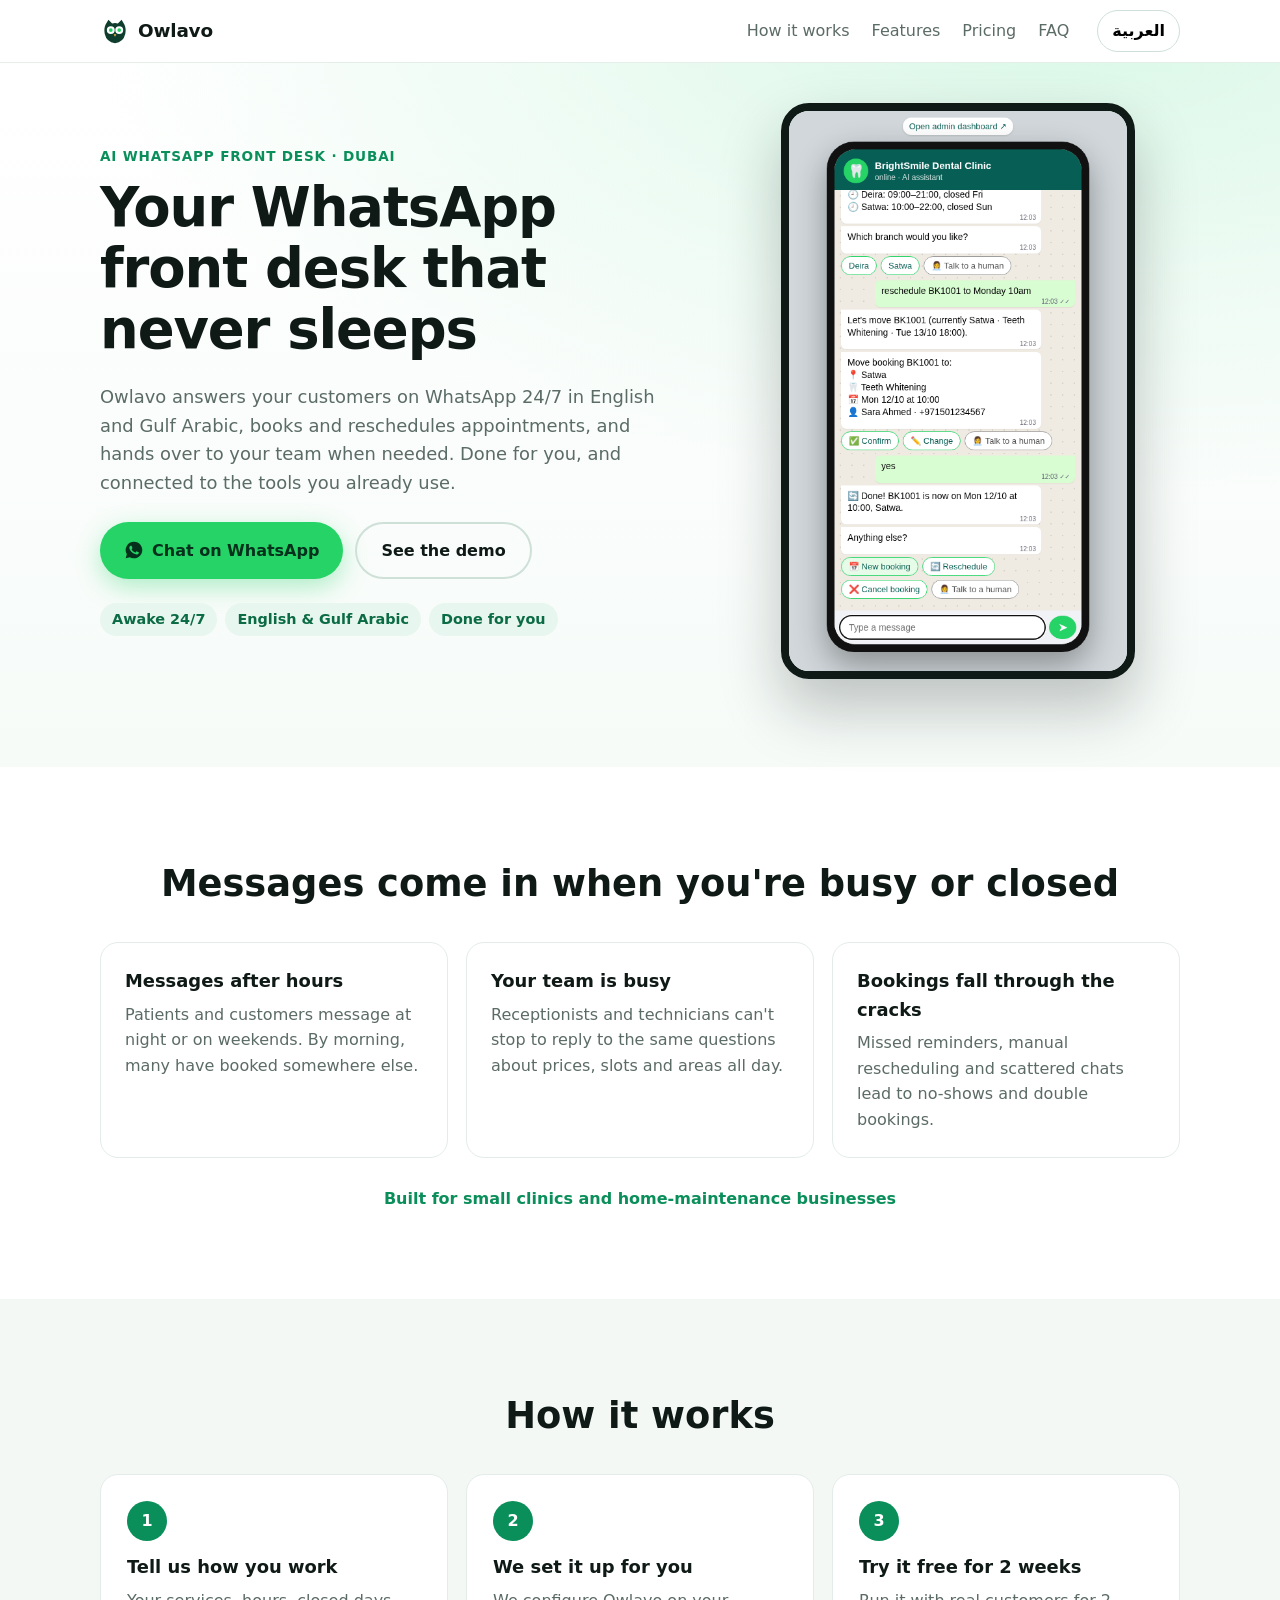
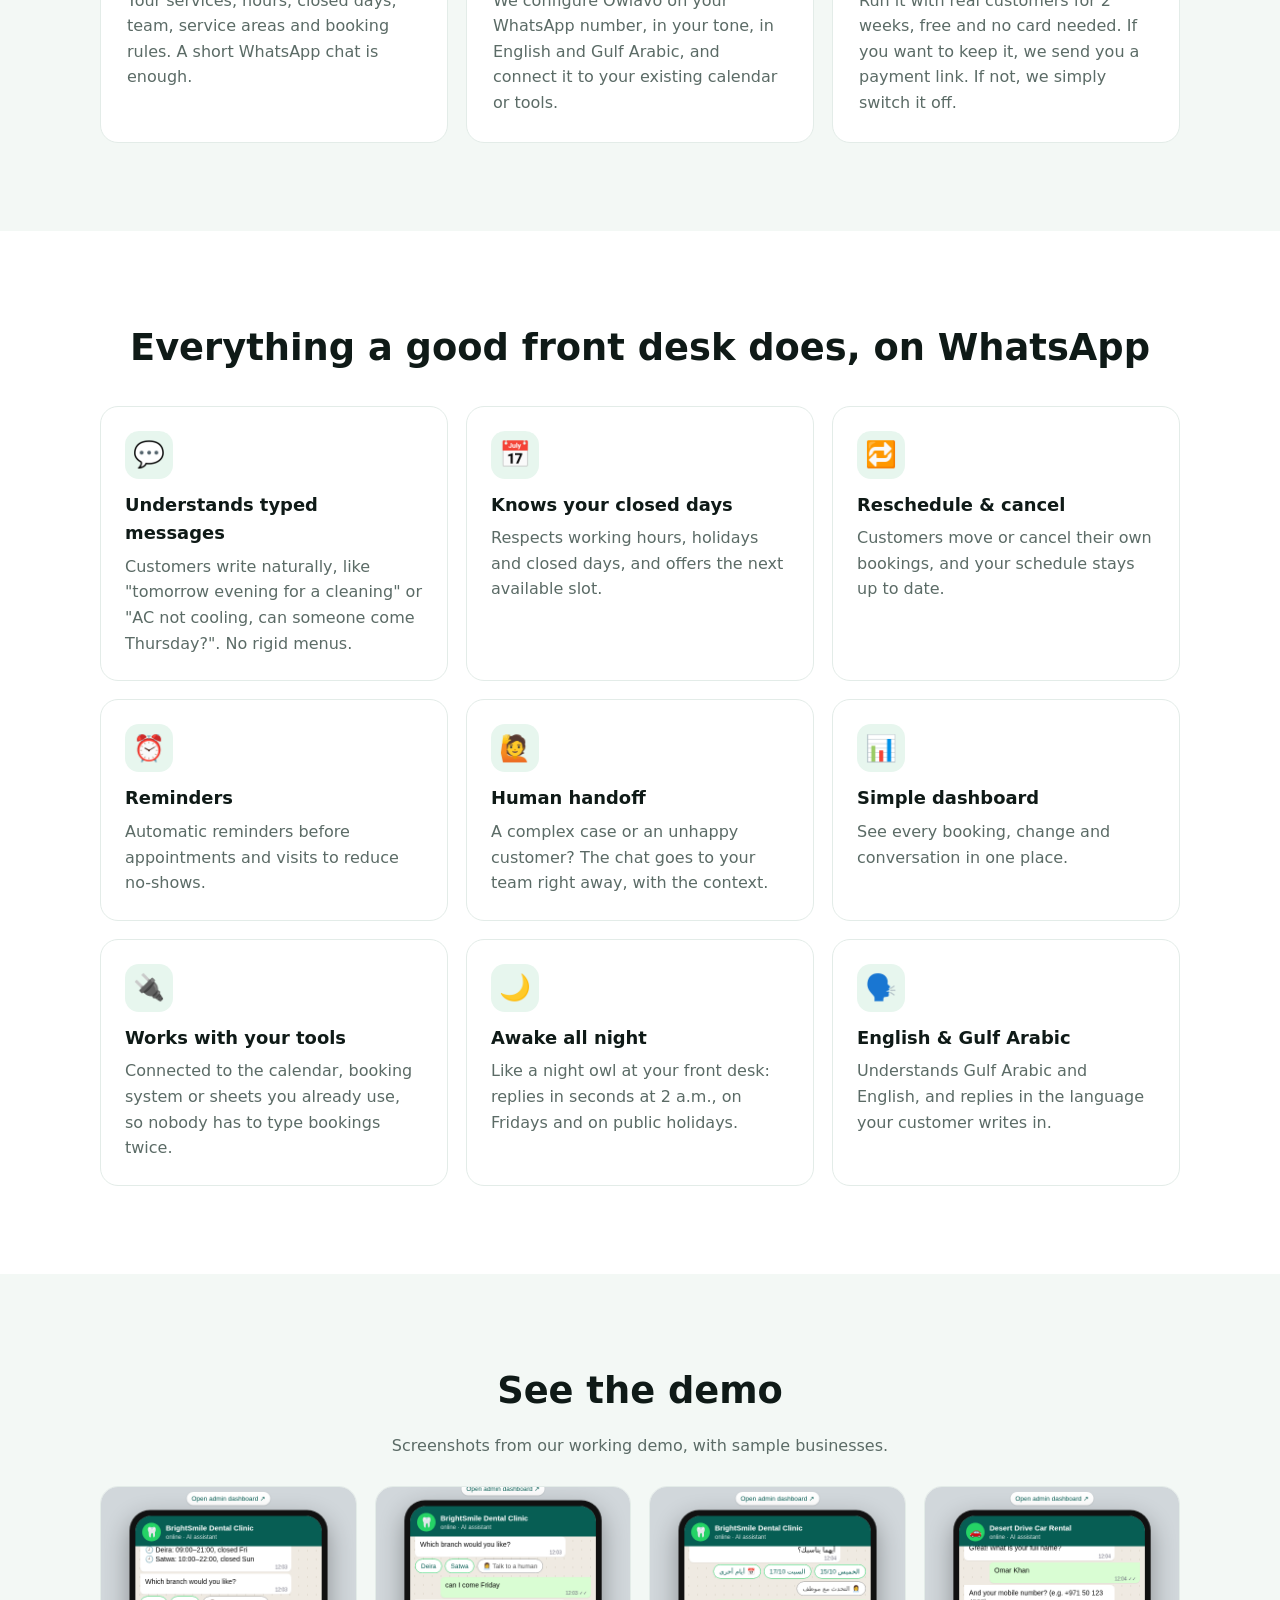
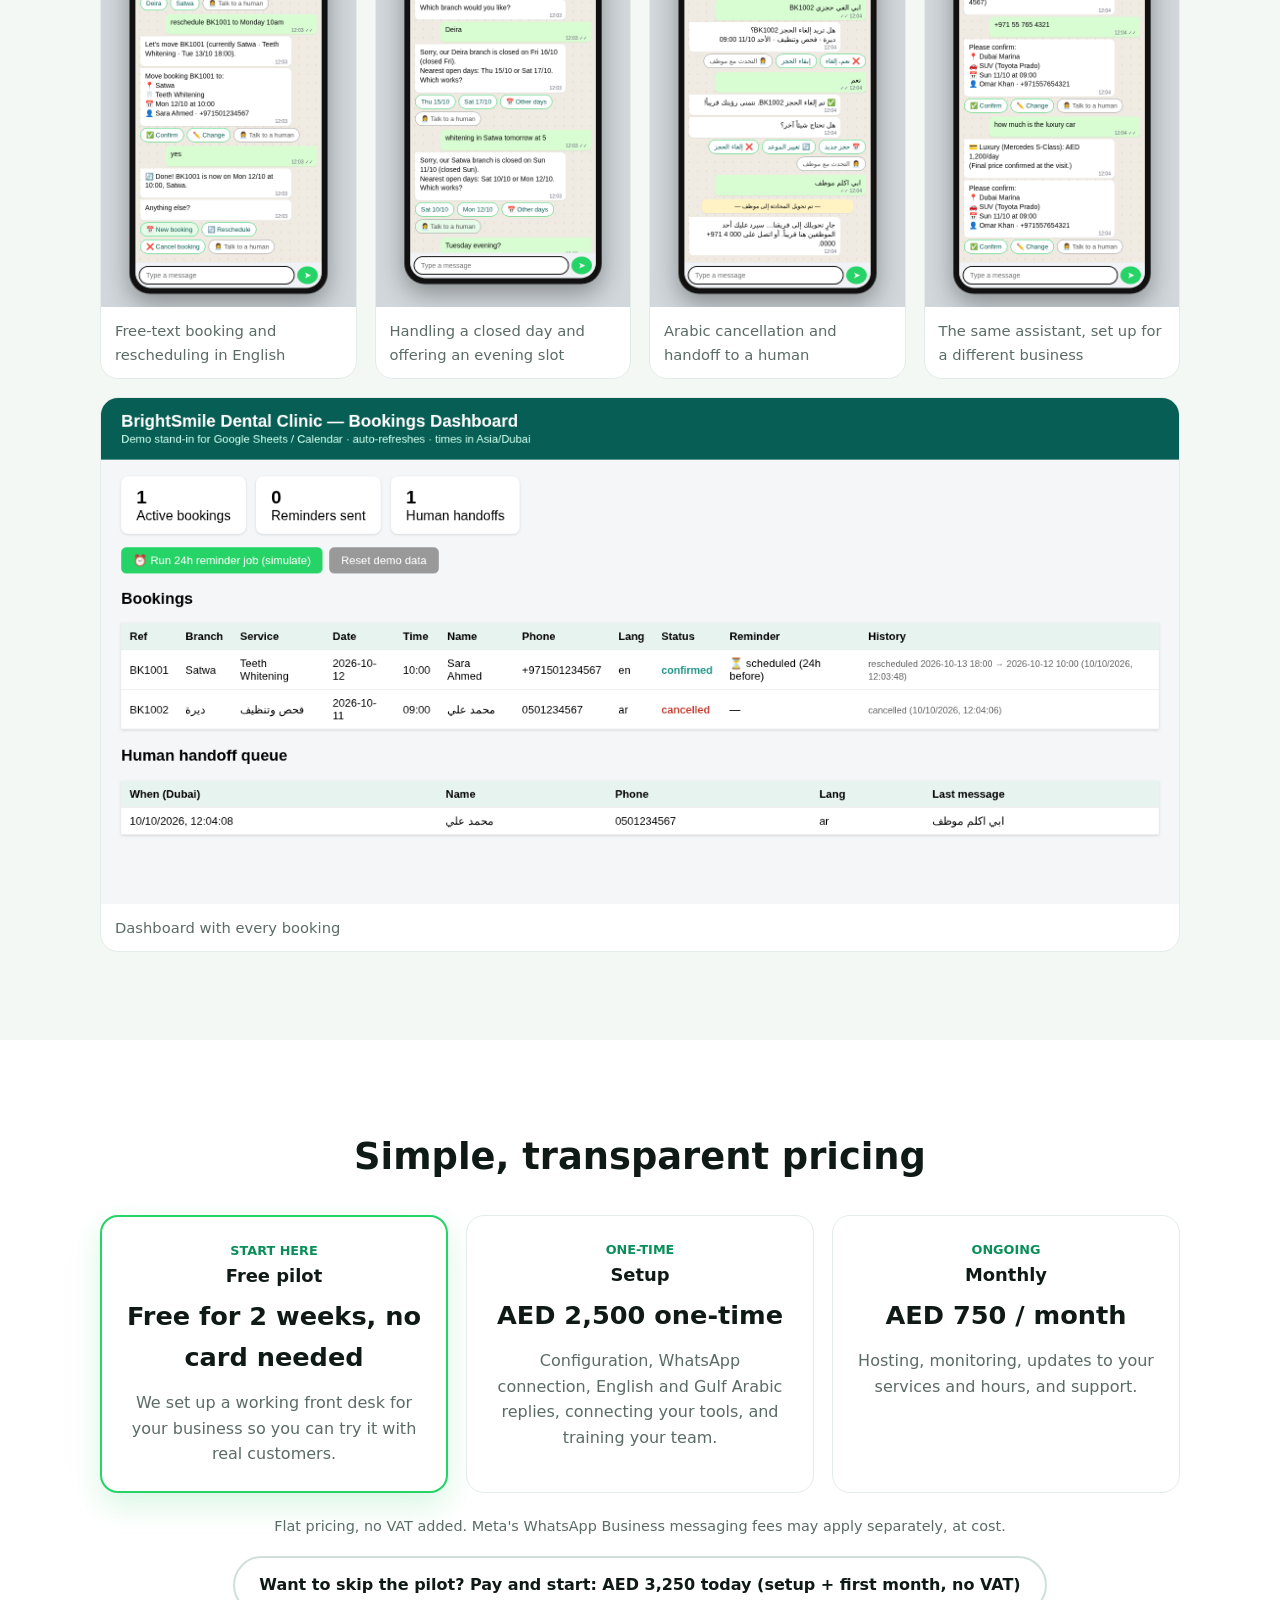
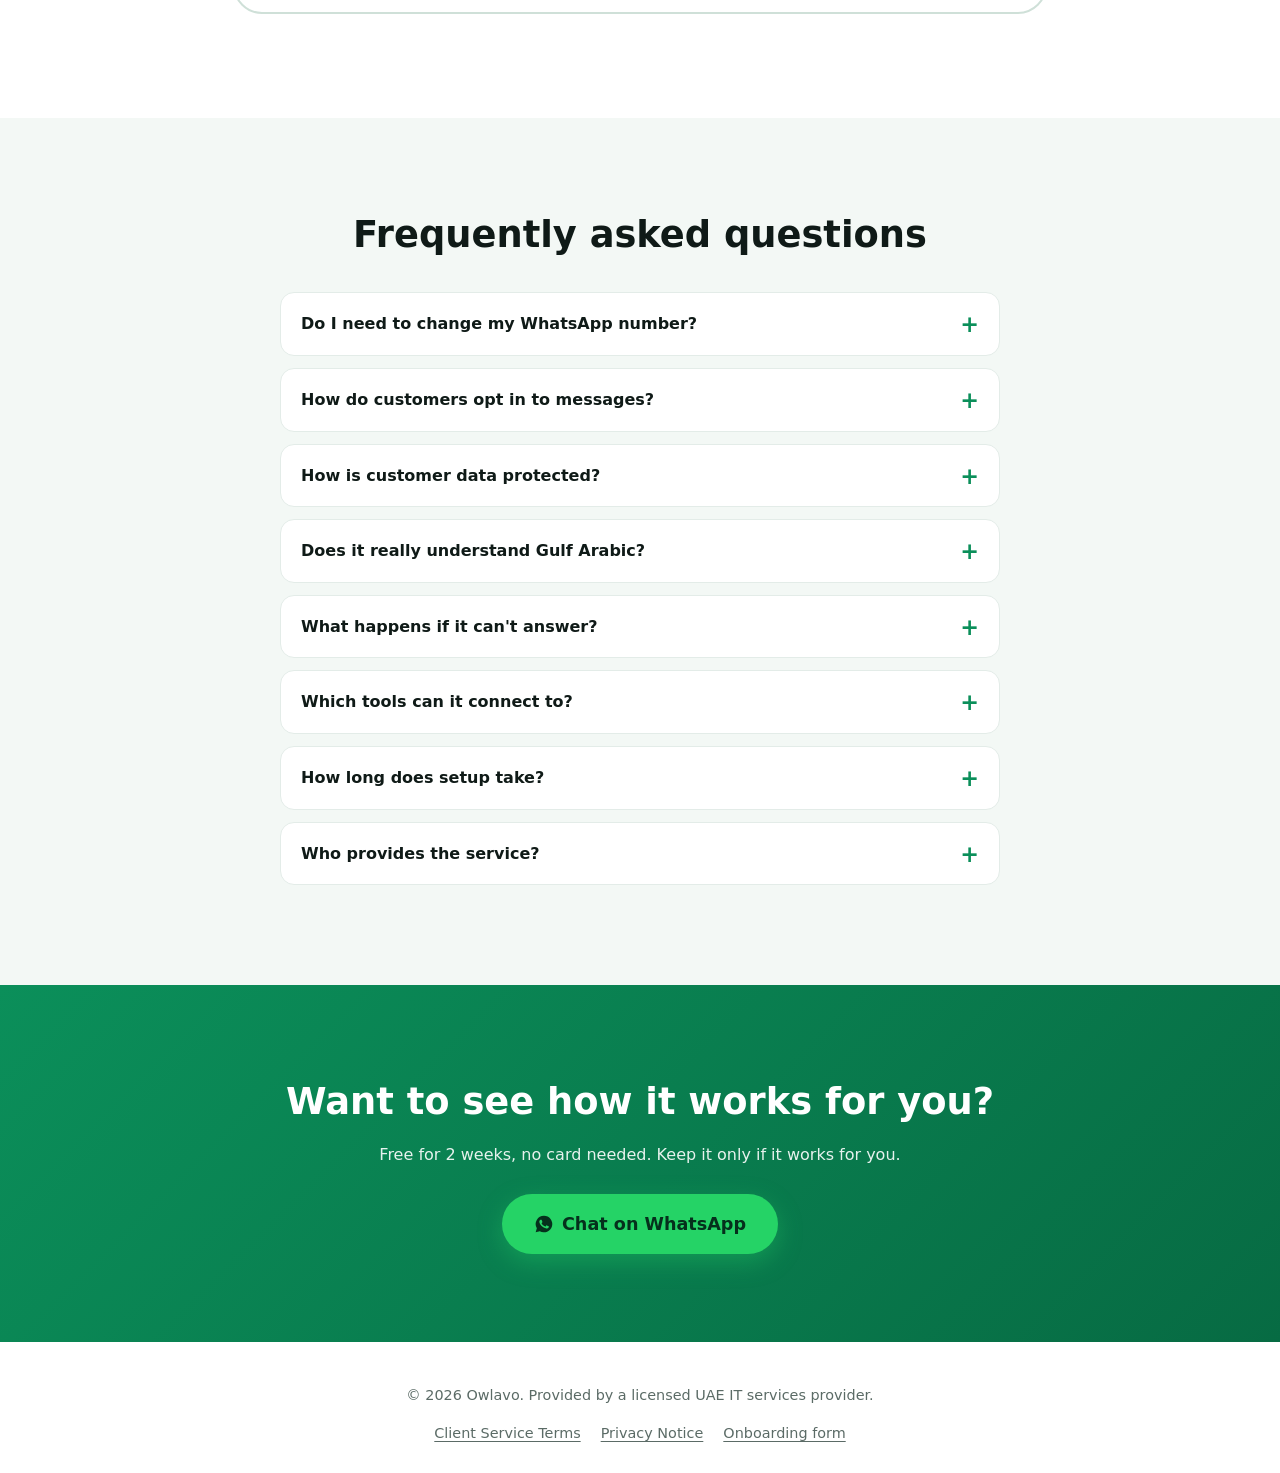
<file: index.html>
<!doctype html>
<html lang="en" dir="ltr">
<head>
<meta charset="utf-8">
<meta name="viewport" content="width=device-width,initial-scale=1">
<title>Owlavo | AI WhatsApp front desk for clinics and home-maintenance businesses</title>
<meta name="description" content="Done-for-you AI WhatsApp front desk for small clinics and home-maintenance businesses in Dubai. English and Gulf Arabic, awake 24/7, connected to your existing tools.">
<link rel="stylesheet" href="styles.css">
<script src="config.js"></script>
</head>
<body>
<header class="nav">
  <div class="wrap nav-in">
    <a href="#top" class="logo"><svg class="owl" viewBox="0 0 32 32" aria-hidden="true"><path d="M6 9 L9 4 L13 8 Q16 7 19 8 L23 4 L26 9 Q28 13 27 19 Q25 28 16 29 Q7 28 5 19 Q4 13 6 9Z" fill="#0f3d2e"/><circle cx="11.5" cy="15" r="4.2" fill="#fff"/><circle cx="20.5" cy="15" r="4.2" fill="#fff"/><circle cx="11.5" cy="15" r="2" fill="#25d366"/><circle cx="20.5" cy="15" r="2" fill="#25d366"/><path d="M14.6 19.5 L16 22 L17.4 19.5Z" fill="#f5b942"/></svg><span data-logo></span></a>
    <nav class="links">
      <a href="#how" data-i18n="nav_how"></a><a href="#features" data-i18n="nav_features"></a>
      <a href="#pricing" data-i18n="nav_pricing"></a><a href="#faq" data-i18n="nav_faq"></a>
    </nav>
    <button id="lang" class="lang" aria-label="Switch language">العربية</button>
  </div>
</header>

<main id="top">
<section class="hero">
  <div class="wrap hero-in">
    <div>
      <p class="eyebrow" data-i18n="hero_eyebrow"></p>
      <h1 data-i18n="hero_title"></h1>
      <p class="lead" data-i18n="hero_lead"></p>
      <div class="ctas">
        <a class="btn primary" data-wa href="https://wa.me/13313139817?text=Hi%20Owlavo" target="_blank" rel="noopener"><span data-i18n="cta"></span></a>
        <a class="btn ghost" href="#demo" data-i18n="hero_demo"></a>
      </div>
      <ul class="chips"><li data-i18n="chip1"></li><li data-i18n="chip2"></li><li data-i18n="chip3"></li></ul>
    </div>
    <div class="phone"><img src="assets/01-freetext-english-booking-reschedule.png" alt="Demo: WhatsApp booking conversation"></div>
  </div>
</section>

<section class="problem">
  <div class="wrap">
    <h2 data-i18n="prob_title"></h2>
    <div class="grid3">
      <div class="card"><h3 data-i18n="prob1_t"></h3><p data-i18n="prob1_d"></p></div>
      <div class="card"><h3 data-i18n="prob2_t"></h3><p data-i18n="prob2_d"></p></div>
      <div class="card"><h3 data-i18n="prob3_t"></h3><p data-i18n="prob3_d"></p></div>
    </div>
    <p class="industries" data-i18n="industries"></p>
  </div>
</section>

<section id="how" class="alt">
  <div class="wrap">
    <h2 data-i18n="how_title"></h2>
    <ol class="steps">
      <li><span>1</span><h3 data-i18n="s1_t"></h3><p data-i18n="s1_d"></p></li>
      <li><span>2</span><h3 data-i18n="s2_t"></h3><p data-i18n="s2_d"></p></li>
      <li><span>3</span><h3 data-i18n="s3_t"></h3><p data-i18n="s3_d"></p></li>
    </ol>
  </div>
</section>

<section id="features">
  <div class="wrap">
    <h2 data-i18n="feat_title"></h2>
    <div class="grid3">
      <div class="card f"><i>💬</i><h3 data-i18n="f1_t"></h3><p data-i18n="f1_d"></p></div>
      <div class="card f"><i>📅</i><h3 data-i18n="f2_t"></h3><p data-i18n="f2_d"></p></div>
      <div class="card f"><i>🔁</i><h3 data-i18n="f3_t"></h3><p data-i18n="f3_d"></p></div>
      <div class="card f"><i>⏰</i><h3 data-i18n="f4_t"></h3><p data-i18n="f4_d"></p></div>
      <div class="card f"><i>🙋</i><h3 data-i18n="f5_t"></h3><p data-i18n="f5_d"></p></div>
      <div class="card f"><i>📊</i><h3 data-i18n="f6_t"></h3><p data-i18n="f6_d"></p></div>
      <div class="card f"><i>🔌</i><h3 data-i18n="f7_t"></h3><p data-i18n="f7_d"></p></div>
      <div class="card f"><i>🌙</i><h3 data-i18n="f8_t"></h3><p data-i18n="f8_d"></p></div>
      <div class="card f"><i>🗣️</i><h3 data-i18n="f9_t"></h3><p data-i18n="f9_d"></p></div>
    </div>
  </div>
</section>

<section id="demo" class="alt">
  <div class="wrap">
    <h2 data-i18n="demo_title"></h2>
    <p class="sub" data-i18n="demo_sub"></p>
    <div class="shots">
      <figure><img loading="lazy" src="assets/01-freetext-english-booking-reschedule.png" alt=""><figcaption data-i18n="d1"></figcaption></figure>
      <figure><img loading="lazy" src="assets/02-freetext-closed-day-and-evening.png" alt=""><figcaption data-i18n="d2"></figcaption></figure>
      <figure><img loading="lazy" src="assets/03-freetext-arabic-cancel-handoff.png" alt=""><figcaption data-i18n="d3"></figcaption></figure>
      <figure><img loading="lazy" src="assets/05-car-rental-rebrand.png" alt=""><figcaption data-i18n="d5"></figcaption></figure>
      <figure class="wide"><img loading="lazy" src="assets/04-admin-dashboard.png" alt=""><figcaption data-i18n="d4"></figcaption></figure>
    </div>
  </div>
</section>

<section id="pricing">
  <div class="wrap">
    <h2 data-i18n="price_title"></h2>
    <div class="grid3 prices">
      <div class="card price hl"><p class="tag" data-i18n="p1_tag"></p><h3 data-i18n="p1_t"></h3><p class="amt" data-i18n="p1_a"></p><p data-i18n="p1_d"></p></div>
      <div class="card price"><p class="tag" data-i18n="p2_tag"></p><h3 data-i18n="p2_t"></h3><p class="amt" data-i18n="p2_a"></p><p data-i18n="p2_d"></p></div>
      <div class="card price"><p class="tag" data-i18n="p3_tag"></p><h3 data-i18n="p3_t"></h3><p class="amt" data-i18n="p3_a"></p><p data-i18n="p3_d"></p></div>
    </div>
    <p class="note" data-i18n="price_note"></p>
    <p class="price-pay"><a class="btn ghost" data-pay href="signup.html#pay" data-i18n="price_pay"></a></p>
  </div>
</section>

<section id="faq" class="alt">
  <div class="wrap narrow">
    <h2 data-i18n="faq_title"></h2>
    <details><summary data-i18n="q1"></summary><p data-i18n="a1"></p></details>
    <details><summary data-i18n="q2"></summary><p data-i18n="a2"></p></details>
    <details><summary data-i18n="q3"></summary><p data-i18n="a3"></p></details>
    <details><summary data-i18n="q4"></summary><p data-i18n="a4"></p></details>
    <details><summary data-i18n="q5"></summary><p data-i18n="a5"></p></details>
    <details><summary data-i18n="q6"></summary><p data-i18n="a6"></p></details>
    <details><summary data-i18n="q7"></summary><p data-i18n="a7"></p></details>
    <details><summary data-i18n="q8"></summary><p data-i18n="a8"></p></details>
  </div>
</section>

<section class="final">
  <div class="wrap">
    <h2 data-i18n="final_t"></h2>
    <p data-i18n="final_d"></p>
    <a class="btn primary big" data-wa href="https://wa.me/13313139817?text=Hi%20Owlavo" target="_blank" rel="noopener"><span data-i18n="cta"></span></a>
  </div>
</section>
</main>

<footer><div class="wrap"><p data-i18n="footer"></p>
  <nav class="flinks"><a href="terms.html" data-i18n="ft_terms">Client Service Terms</a><a href="privacy.html" data-i18n="ft_privacy">Privacy Notice</a><a href="signup.html" data-i18n="ft_signup">Onboarding form</a></nav>
</div></footer>
<a class="fab" data-wa href="https://wa.me/13313139817?text=Hi%20Owlavo" target="_blank" rel="noopener" aria-label="WhatsApp"><span data-i18n="cta"></span></a>
<script src="i18n.js"></script>
<script src="main.js"></script>
</body>
</html>
</file>
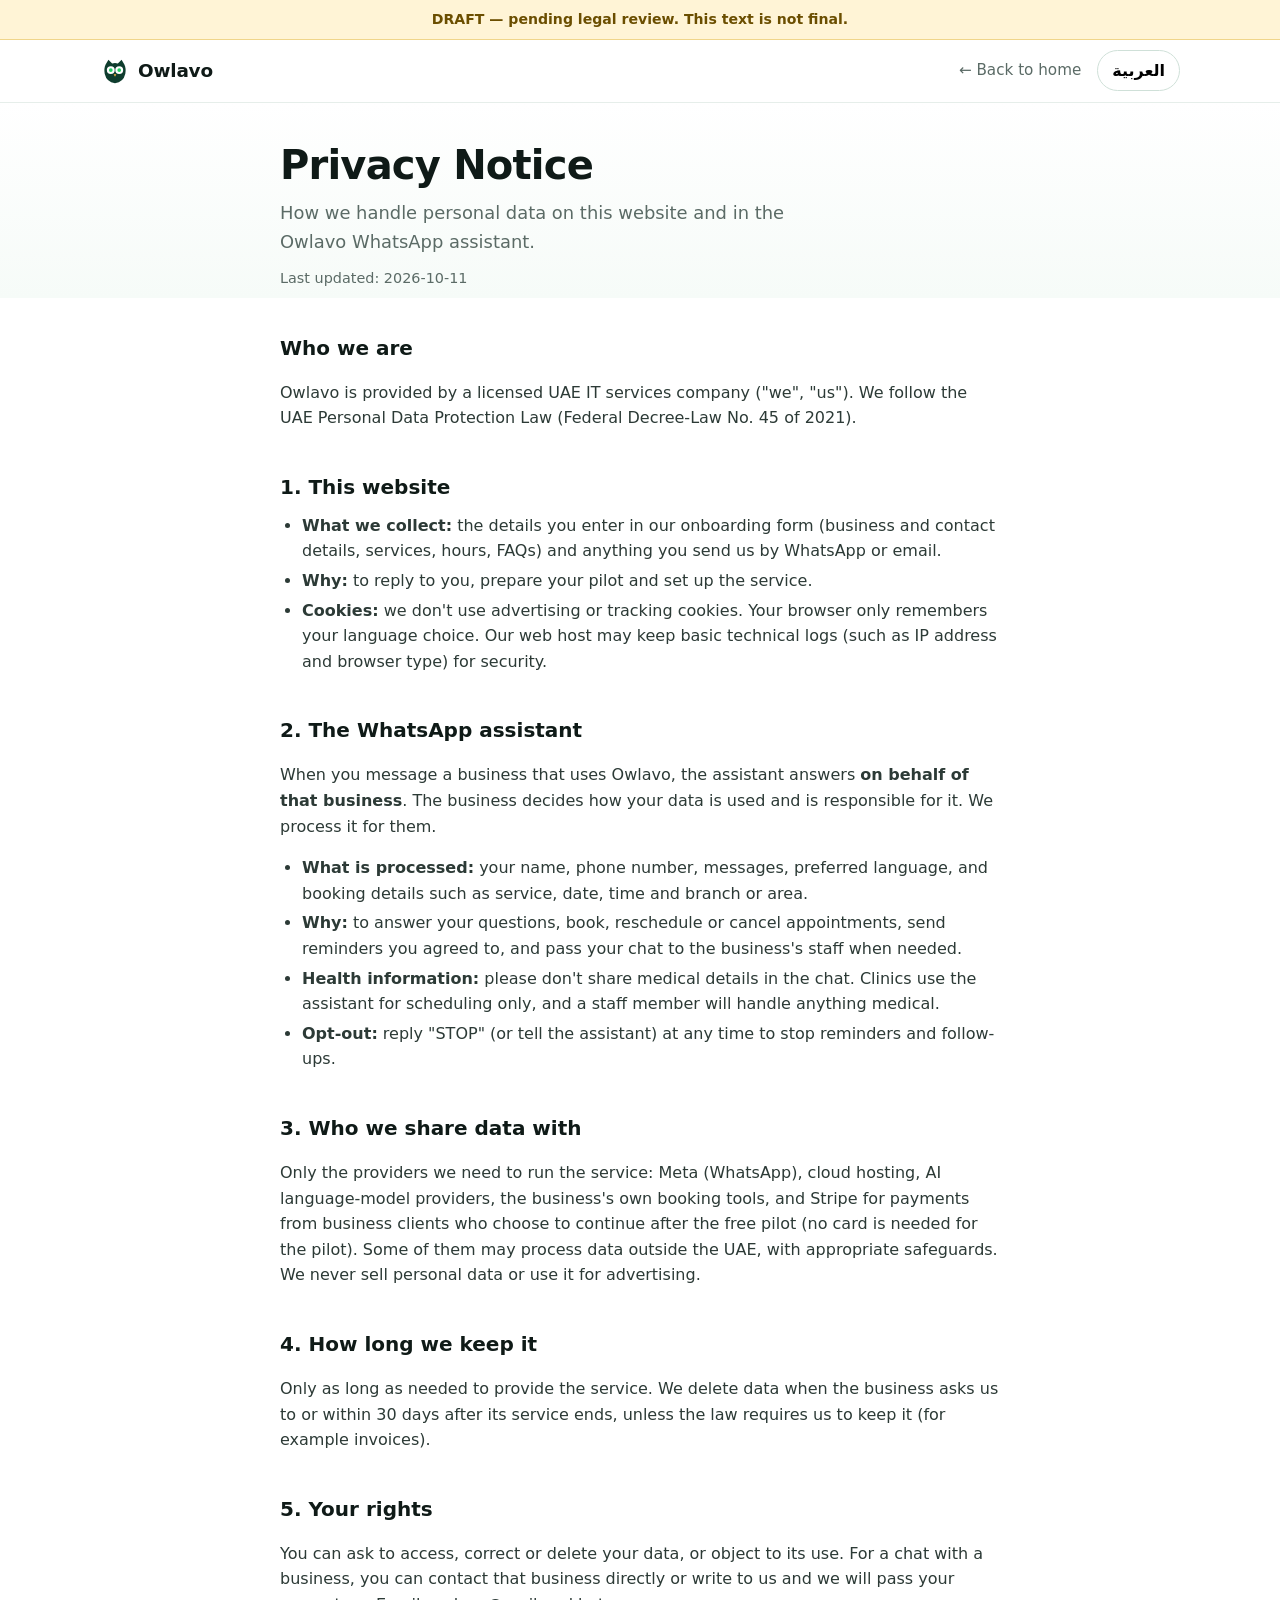
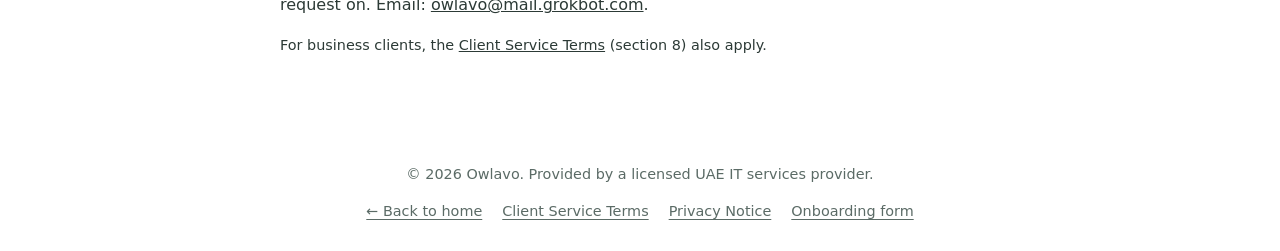
<file: privacy.html>
<!doctype html>
<!--
  ============================================================
  DRAFT — PENDING LEGAL REVIEW. NOT YET LEGALLY REVIEWED.
  Short privacy notice for the Owlavo website and WhatsApp assistant.
  To hide the on-page DRAFT banner after review, set
  showDraftBanner: false in config.js.
  TODO(legal): insert provider legal name / licence no. / address;
  confirm hosting & AI sub-processor list and data locations.
  ============================================================
-->
<html lang="en" dir="ltr">
<head>
<meta charset="utf-8">
<meta name="viewport" content="width=device-width,initial-scale=1">
<title>Privacy Notice | Owlavo</title>
<meta name="description" content="How Owlavo handles personal data on its website and WhatsApp assistant.">
<meta name="robots" content="noindex">
<link rel="stylesheet" href="styles.css">
<script src="config.js"></script>
</head>
<body data-draft data-title="privacy_title">
<header class="nav">
  <div class="wrap nav-in">
    <a href="index.html" class="logo"><svg class="owl" viewBox="0 0 32 32" aria-hidden="true"><path d="M6 9 L9 4 L13 8 Q16 7 19 8 L23 4 L26 9 Q28 13 27 19 Q25 28 16 29 Q7 28 5 19 Q4 13 6 9Z" fill="#0f3d2e"/><circle cx="11.5" cy="15" r="4.2" fill="#fff"/><circle cx="20.5" cy="15" r="4.2" fill="#fff"/><circle cx="11.5" cy="15" r="2" fill="#25d366"/><circle cx="20.5" cy="15" r="2" fill="#25d366"/><path d="M14.6 19.5 L16 22 L17.4 19.5Z" fill="#f5b942"/></svg><span data-logo></span></a>
    <a href="index.html" class="navback" data-i18n="nav_home"></a>
    <button id="lang" class="lang" aria-label="Switch language">العربية</button>
  </div>
</header>

<main>
<section class="page-hero">
  <div class="wrap narrow">
    <h1 data-i18n="privacy_title"></h1>
    <p class="lead" data-i18n="privacy_lead"></p>
    <p class="meta"><span data-i18n="last_updated"></span> <span data-cfg-updated dir="ltr"></span></p>
  </div>
</section>

<section class="page">
<div class="wrap narrow">

<article class="legal" data-only="en" lang="en">
  <h2>Who we are</h2>
  <p><span data-brand></span> is provided by a licensed UAE IT services company ("we", "us"). We follow the UAE Personal Data Protection Law (Federal Decree-Law No. 45 of 2021).</p>

  <h2>1. This website</h2>
  <ul>
    <li><strong>What we collect:</strong> the details you enter in our onboarding form (business and contact details, services, hours, FAQs) and anything you send us by WhatsApp or email.</li>
    <li><strong>Why:</strong> to reply to you, prepare your pilot and set up the service.</li>
    <li><strong>Cookies:</strong> we don't use advertising or tracking cookies. Your browser only remembers your language choice. Our web host may keep basic technical logs (such as IP address and browser type) for security.</li>
  </ul>

  <h2>2. The WhatsApp assistant</h2>
  <p>When you message a business that uses <span data-brand></span>, the assistant answers <strong>on behalf of that business</strong>. The business decides how your data is used and is responsible for it. We process it for them.</p>
  <ul>
    <li><strong>What is processed:</strong> your name, phone number, messages, preferred language, and booking details such as service, date, time and branch or area.</li>
    <li><strong>Why:</strong> to answer your questions, book, reschedule or cancel appointments, send reminders you agreed to, and pass your chat to the business's staff when needed.</li>
    <li><strong>Health information:</strong> please don't share medical details in the chat. Clinics use the assistant for scheduling only, and a staff member will handle anything medical.</li>
    <li><strong>Opt-out:</strong> reply "STOP" (or tell the assistant) at any time to stop reminders and follow-ups.</li>
  </ul>

  <h2>3. Who we share data with</h2>
  <p>Only the providers we need to run the service: Meta (WhatsApp), cloud hosting, AI language-model providers, the business's own booking tools, and Stripe for payments from business clients who choose to continue after the free pilot (no card is needed for the pilot). Some of them may process data outside the UAE, with appropriate safeguards. We never sell personal data or use it for advertising.</p>

  <h2>4. How long we keep it</h2>
  <p>Only as long as needed to provide the service. We delete data when the business asks us to or within 30 days after its service ends, unless the law requires us to keep it (for example invoices).</p>

  <h2>5. Your rights</h2>
  <p>You can ask to access, correct or delete your data, or object to its use. For a chat with a business, you can contact that business directly or write to us and we will pass your request on. Email: <a data-cfg-email href="#"></a>.</p>

  <p class="meta">For business clients, the <a href="terms.html">Client Service Terms</a> (section 8) also apply.</p>
</article>

<article class="legal" data-only="ar" lang="ar">
  <h2>من نحن</h2>
  <p>تُقدَّم خدمة <span data-brand></span> من شركة خدمات تقنية معلومات مرخّصة في الإمارات ("نحن"). ونلتزم بقانون حماية البيانات الشخصية في الإمارات (المرسوم بقانون اتحادي رقم 45 لسنة 2021).</p>

  <h2>1. هذا الموقع</h2>
  <ul>
    <li><strong>ما نجمعه:</strong> البيانات التي تُدخلها في نموذج التسجيل (بيانات النشاط وجهة الاتصال، والخدمات، وساعات العمل، والأسئلة الشائعة)، وأي شيء ترسله إلينا عبر واتساب أو البريد الإلكتروني.</li>
    <li><strong>لماذا:</strong> للرد عليك، والتحضير لتجربتك، وإعداد الخدمة.</li>
    <li><strong>ملفات تعريف الارتباط:</strong> لا نستخدم ملفات تعريف ارتباط إعلانية أو للتتبع، ويحفظ متصفحك اختيارك للغة فقط. وقد يحتفظ مزوّد الاستضافة بسجلات تقنية أساسية (مثل عنوان IP ونوع المتصفح) لأغراض الأمان.</li>
  </ul>

  <h2>2. مساعد واتساب</h2>
  <p>عندما تراسل نشاطاً تجارياً يستخدم <span data-brand></span>، يرد المساعد <strong>نيابةً عن ذلك النشاط</strong>. ويحدد النشاط التجاري كيفية استخدام بياناتك ويتحمل المسؤولية عنها، ونحن نعالجها لصالحه.</p>
  <ul>
    <li><strong>ما تتم معالجته:</strong> اسمك ورقم هاتفك ورسائلك ولغتك المفضلة وتفاصيل الحجز مثل الخدمة والتاريخ والوقت والفرع أو المنطقة.</li>
    <li><strong>لماذا:</strong> للإجابة عن أسئلتك، وحجز المواعيد أو تعديلها أو إلغائها، وإرسال التذكيرات التي وافقت عليها، وتحويل محادثتك إلى موظفي النشاط عند الحاجة.</li>
    <li><strong>المعلومات الصحية:</strong> يُرجى عدم مشاركة تفاصيل طبية في المحادثة. تستخدم العيادات المساعد للمواعيد فقط، ويتولى أحد الموظفين أي أمر طبي.</li>
    <li><strong>إلغاء الاشتراك:</strong> أرسل "STOP" أو "إيقاف" (أو أخبر المساعد) في أي وقت لإيقاف التذكيرات والمتابعات.</li>
  </ul>

  <h2>3. مع من نشارك البيانات</h2>
  <p>فقط مع المزوّدين اللازمين لتشغيل الخدمة: Meta (واتساب)، والاستضافة السحابية، ومزوّدي نماذج الذكاء الاصطناعي اللغوية، وأدوات الحجز الخاصة بالنشاط التجاري، وStripe لفوترة عملائنا من الأنشطة التجارية. وقد يعالج بعضهم البيانات خارج الإمارات مع ضمانات مناسبة. ولا نبيع البيانات الشخصية أبداً ولا نستخدمها للإعلانات.</p>

  <h2>4. مدة الاحتفاظ</h2>
  <p>نحتفظ بالبيانات فقط للمدة اللازمة لتقديم الخدمة، ونحذفها عند طلب النشاط التجاري أو خلال 30 يوماً من انتهاء خدمته، ما لم يُلزمنا القانون بالاحتفاظ بها (مثل الفواتير).</p>

  <h2>5. حقوقك</h2>
  <p>يمكنك طلب الاطلاع على بياناتك أو تصحيحها أو حذفها، أو الاعتراض على استخدامها. بالنسبة لمحادثة مع نشاط تجاري، يمكنك التواصل مع ذلك النشاط مباشرةً أو مراسلتنا وسننقل طلبك إليه. البريد الإلكتروني: <a data-cfg-email href="#"></a>.</p>

  <p class="meta">بالنسبة لعملائنا من الأنشطة التجارية، تنطبق أيضاً <a href="terms.html">شروط خدمة العملاء</a> (البند 8).</p>
</article>

</div>
</section>
</main>

<footer class="sub-foot"><div class="wrap"><p data-i18n="footer"></p>
  <nav class="flinks"><a href="index.html" data-i18n="nav_home"></a><a href="terms.html" data-i18n="ft_terms"></a><a href="privacy.html" data-i18n="ft_privacy"></a><a href="signup.html" data-i18n="ft_signup"></a></nav>
</div></footer>
<script src="i18n.js"></script>
<script src="pages-i18n.js"></script>
<script src="page.js"></script>
</body>
</html>
</file>
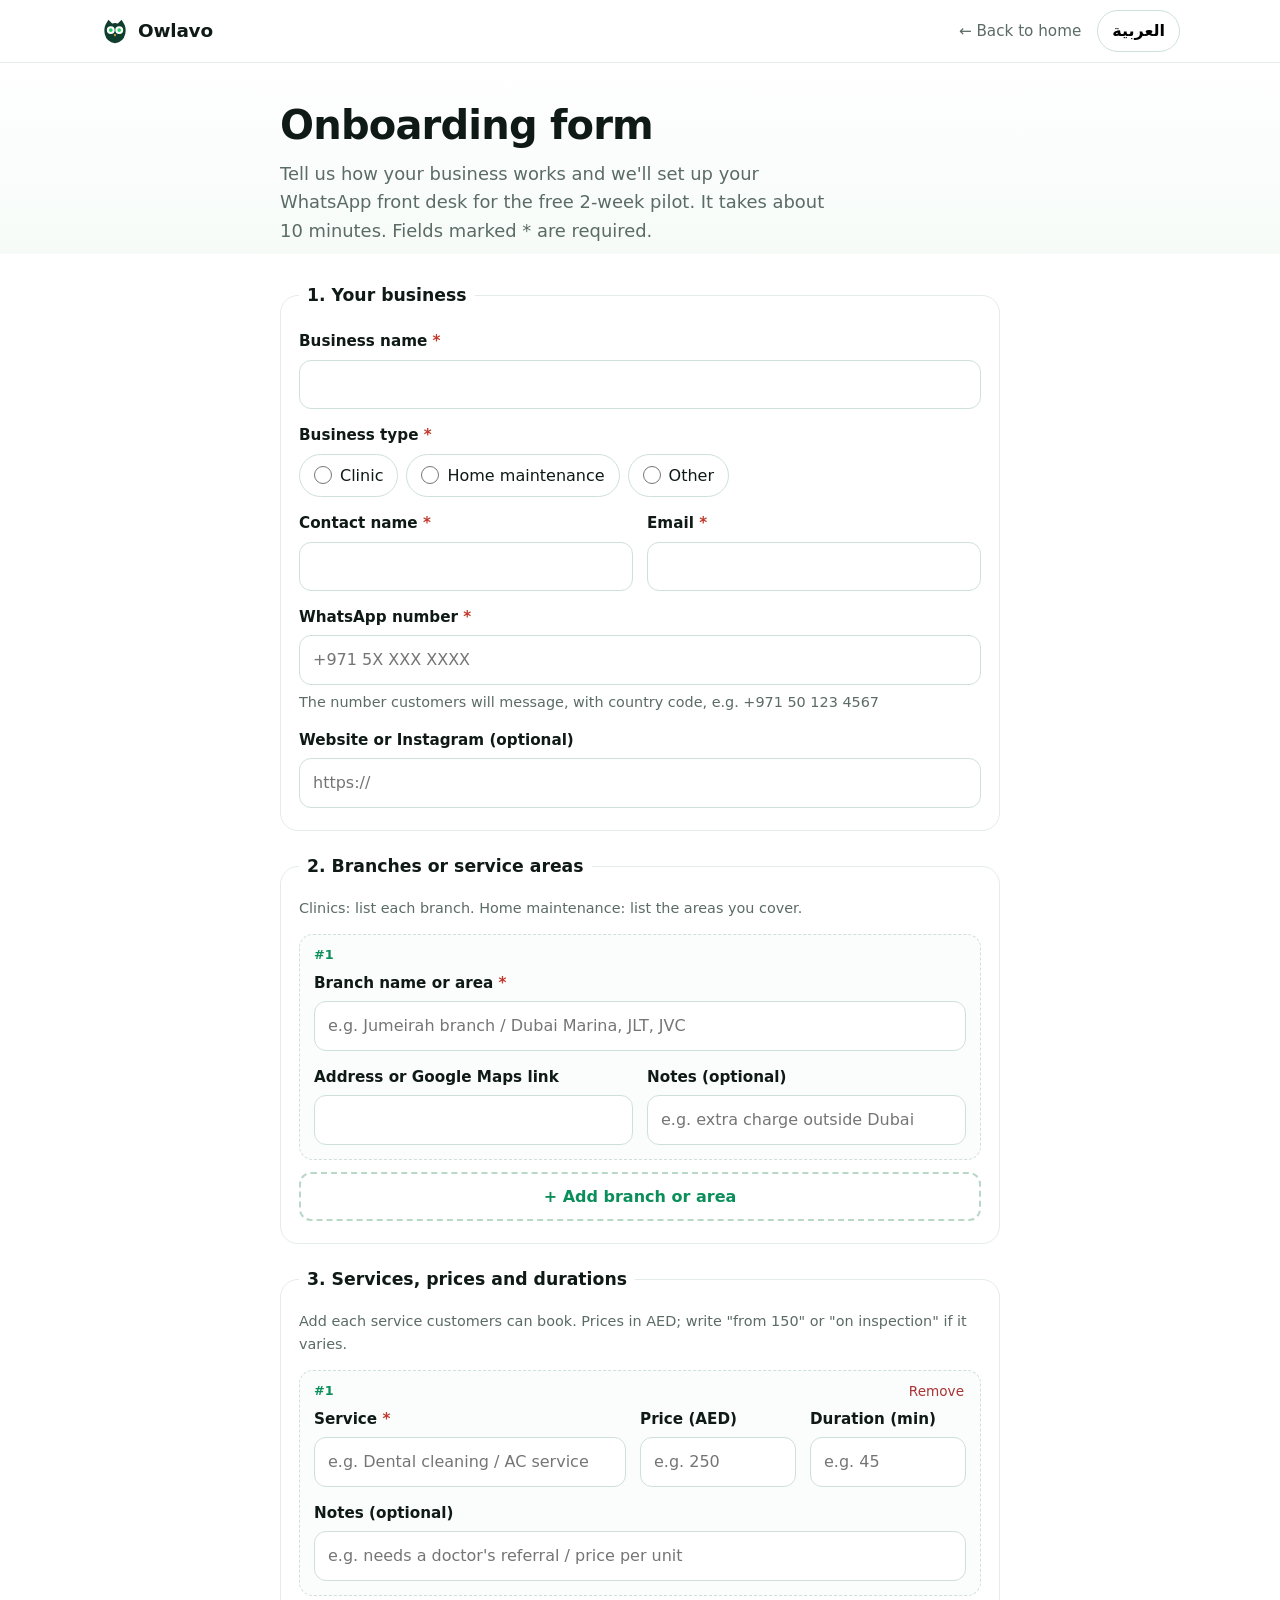
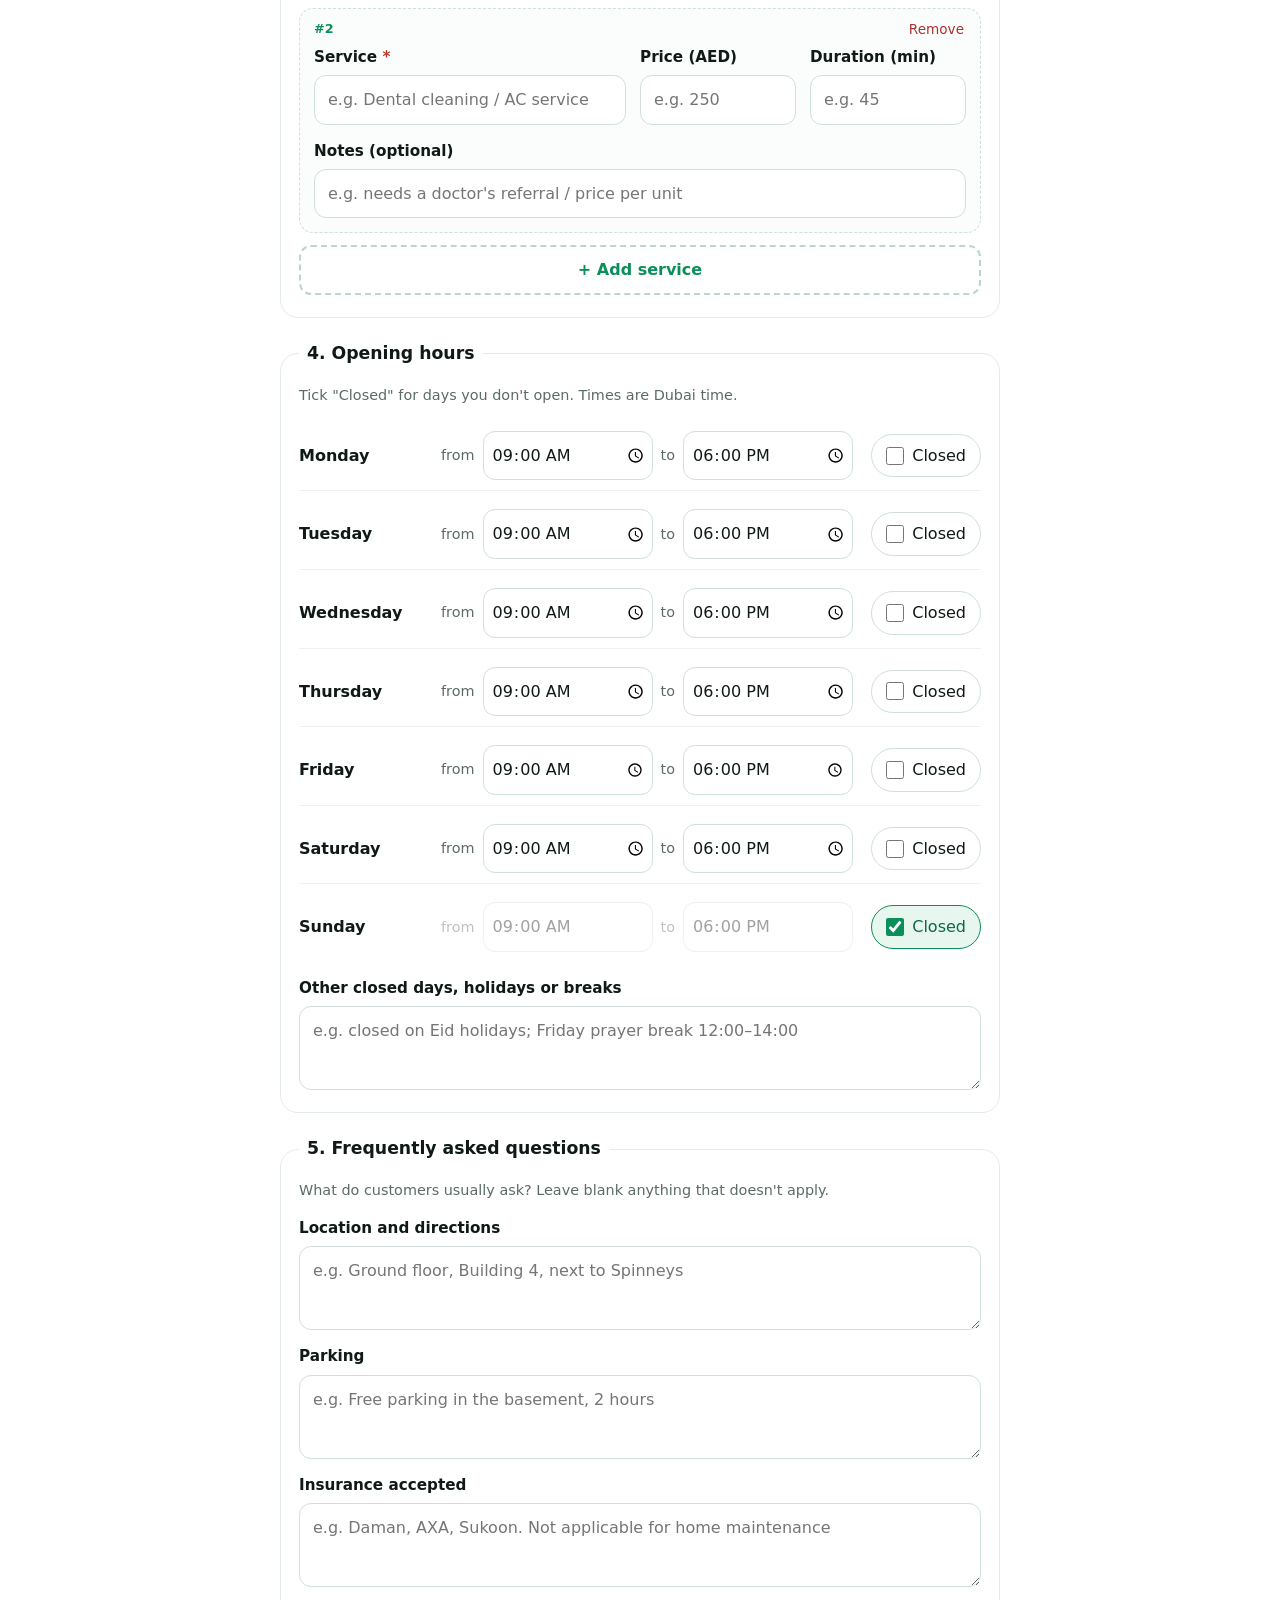
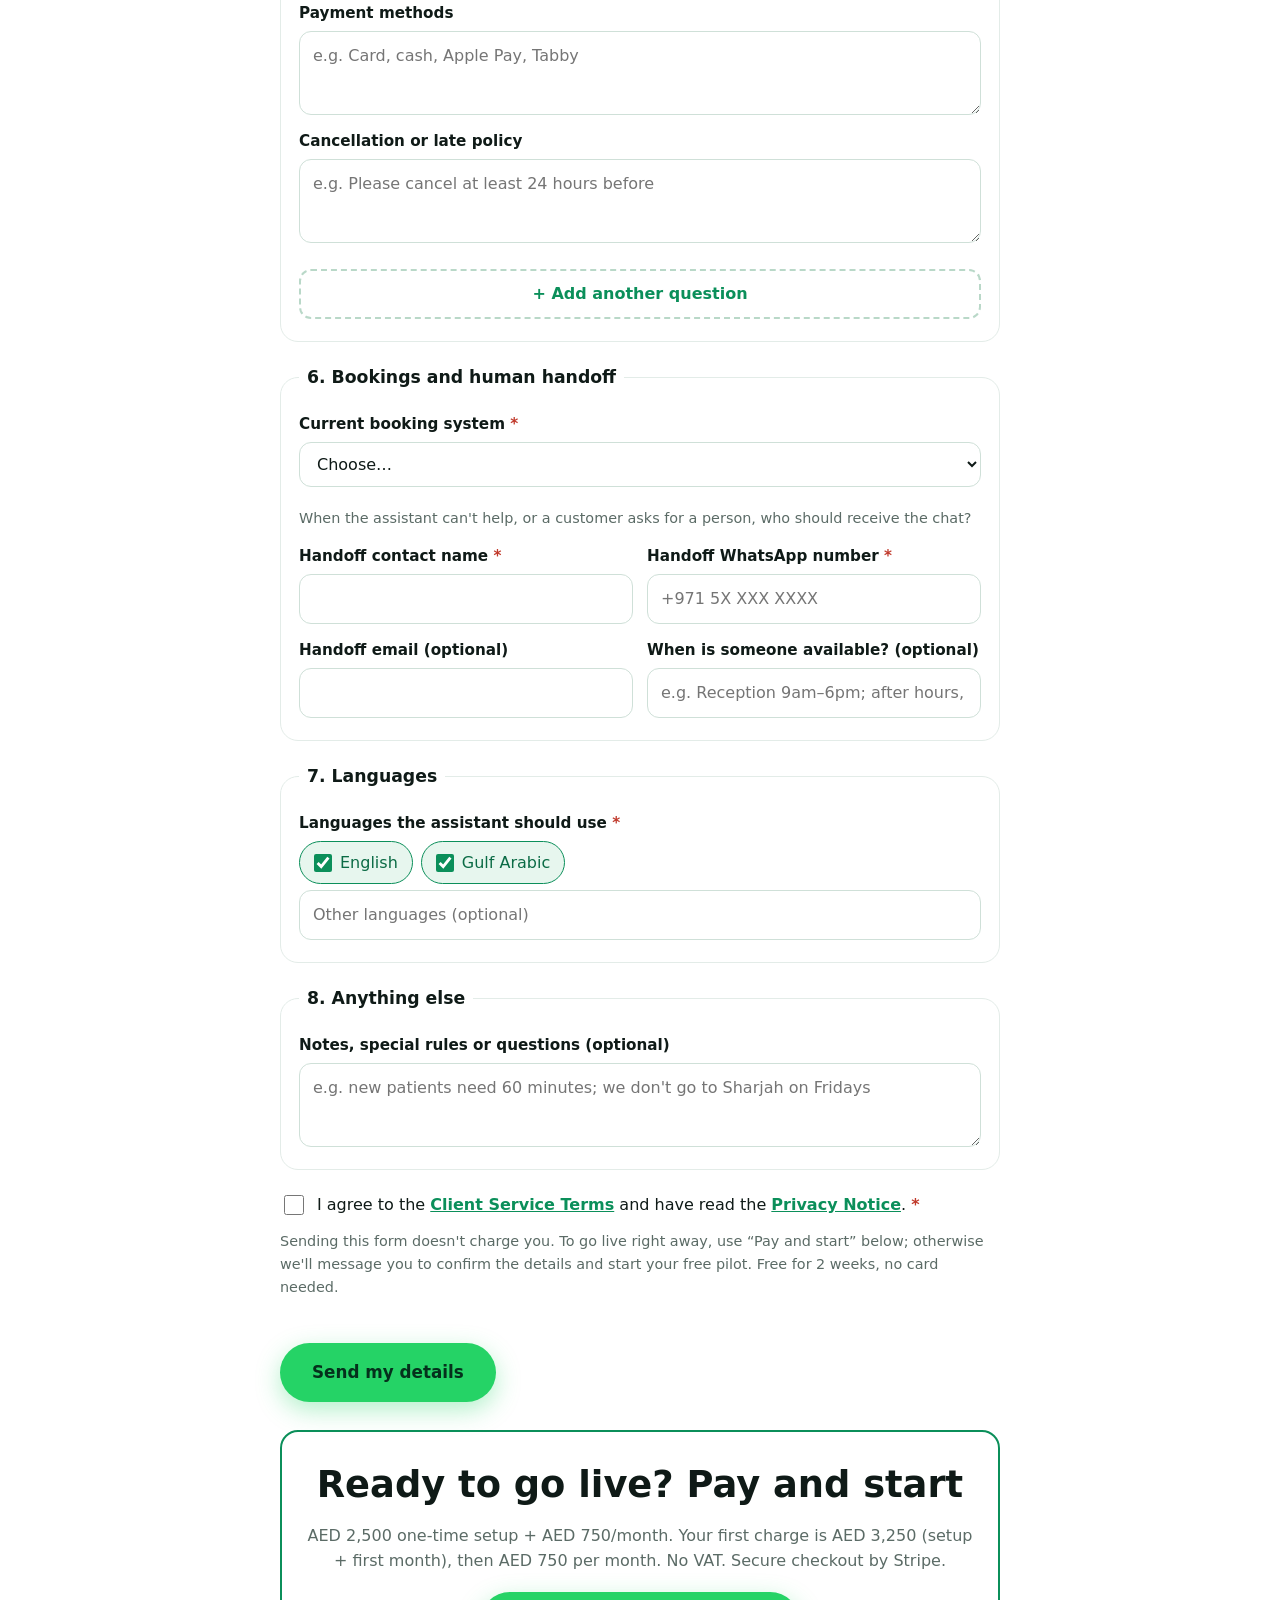
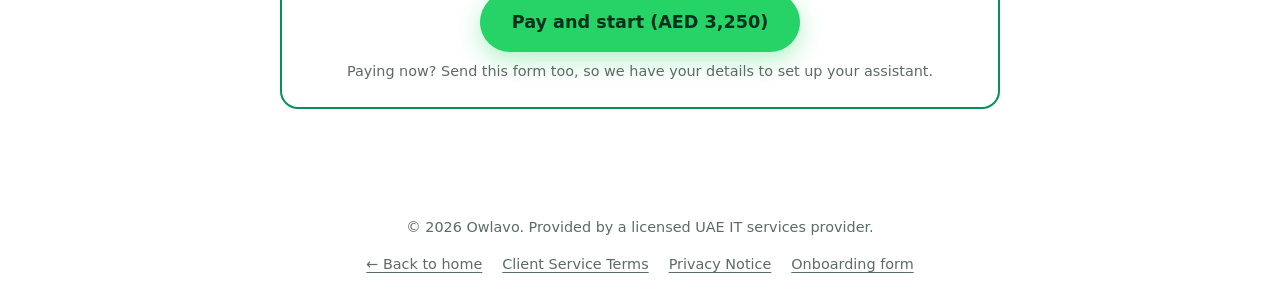
<file: signup.html>
<!doctype html>
<html lang="en" dir="ltr">
<head>
<meta charset="utf-8">
<meta name="viewport" content="width=device-width,initial-scale=1">
<title>Onboarding form | Owlavo</title>
<meta name="description" content="Tell us about your clinic or home-maintenance business to start your free 2-week Owlavo WhatsApp front desk pilot.">
<link rel="stylesheet" href="styles.css">
<script src="config.js"></script>
</head>
<body data-title="su_title">
<header class="nav">
  <div class="wrap nav-in">
    <a href="index.html" class="logo"><svg class="owl" viewBox="0 0 32 32" aria-hidden="true"><path d="M6 9 L9 4 L13 8 Q16 7 19 8 L23 4 L26 9 Q28 13 27 19 Q25 28 16 29 Q7 28 5 19 Q4 13 6 9Z" fill="#0f3d2e"/><circle cx="11.5" cy="15" r="4.2" fill="#fff"/><circle cx="20.5" cy="15" r="4.2" fill="#fff"/><circle cx="11.5" cy="15" r="2" fill="#25d366"/><circle cx="20.5" cy="15" r="2" fill="#25d366"/><path d="M14.6 19.5 L16 22 L17.4 19.5Z" fill="#f5b942"/></svg><span data-logo></span></a>
    <a href="index.html" class="navback" data-i18n="nav_home"></a>
    <button id="lang" class="lang" type="button" aria-label="Switch language">العربية</button>
  </div>
</header>

<main>
<section class="page-hero">
  <div class="wrap narrow">
    <h1 data-i18n="su_title"></h1>
    <p class="lead" data-i18n="su_lead"></p>
  </div>
</section>

<section class="page">
<div class="wrap narrow">
<form id="signup" class="form" novalidate>

  <fieldset>
    <legend data-i18n="su_s1"></legend>
    <div class="row">
      <label class="field"><span class="req" data-i18n="su_bname"></span><input type="text" name="business_name" required autocomplete="organization" maxlength="120"><em class="err"></em></label>
      <div class="field" data-group="business_type">
        <span class="lbl req" data-i18n="su_btype"></span>
        <div class="choices" role="radiogroup">
          <label class="choice"><input type="radio" name="business_type" value="Clinic"><span data-i18n="su_t_clinic"></span></label>
          <label class="choice"><input type="radio" name="business_type" value="Home maintenance"><span data-i18n="su_t_home"></span></label>
          <label class="choice"><input type="radio" name="business_type" value="Other"><span data-i18n="su_t_other"></span></label>
        </div>
        <input type="text" name="business_type_other" data-i18n-ph="su_btype_other_ph" hidden maxlength="120">
        <em class="err"></em>
      </div>
      <div class="row c2">
        <label class="field"><span class="req" data-i18n="su_cname"></span><input type="text" name="contact_name" required autocomplete="name" maxlength="120"><em class="err"></em></label>
        <label class="field"><span class="req" data-i18n="su_email"></span><input type="email" name="email" required autocomplete="email" dir="ltr" maxlength="160"><em class="err"></em></label>
      </div>
      <label class="field"><span class="req" data-i18n="su_wa"></span><input type="tel" name="whatsapp" required autocomplete="tel" inputmode="tel" dir="ltr" placeholder="+971 5X XXX XXXX" data-phone><small class="hint" data-i18n="su_wa_hint" style="margin:0"></small><em class="err"></em></label>
      <label class="field"><span data-i18n="su_web"></span><input type="text" name="website" dir="ltr" maxlength="200" placeholder="https://"><em class="err"></em></label>
    </div>
  </fieldset>

  <fieldset>
    <legend data-i18n="su_s2"></legend>
    <p class="hint" data-i18n="su_s2_hint"></p>
    <div class="rep" id="branches"></div>
    <button type="button" class="add" data-add="branch" data-i18n="su_add_branch"></button>
  </fieldset>

  <fieldset>
    <legend data-i18n="su_s3"></legend>
    <p class="hint" data-i18n="su_s3_hint"></p>
    <div class="rep" id="services"></div>
    <button type="button" class="add" data-add="service" data-i18n="su_add_service"></button>
  </fieldset>

  <fieldset>
    <legend data-i18n="su_s4"></legend>
    <p class="hint" data-i18n="su_s4_hint"></p>
    <div class="hours" id="hours"></div>
    <label class="field" style="margin-top:14px"><span data-i18n="su_holidays"></span><textarea name="closed_days" data-i18n-ph="su_holidays_ph" maxlength="1000"></textarea></label>
  </fieldset>

  <fieldset>
    <legend data-i18n="su_s5"></legend>
    <p class="hint" data-i18n="su_s5_hint"></p>
    <div class="row">
      <label class="field"><span data-i18n="su_fq_loc"></span><textarea name="faq_location" data-i18n-ph="su_fq_loc_ph" maxlength="1000"></textarea></label>
      <label class="field"><span data-i18n="su_fq_park"></span><textarea name="faq_parking" data-i18n-ph="su_fq_park_ph" maxlength="1000"></textarea></label>
      <label class="field"><span data-i18n="su_fq_ins"></span><textarea name="faq_insurance" data-i18n-ph="su_fq_ins_ph" maxlength="1000"></textarea></label>
      <label class="field"><span data-i18n="su_fq_pay"></span><textarea name="faq_payment" data-i18n-ph="su_fq_pay_ph" maxlength="1000"></textarea></label>
      <label class="field"><span data-i18n="su_fq_cancel"></span><textarea name="faq_cancellation" data-i18n-ph="su_fq_cancel_ph" maxlength="1000"></textarea></label>
    </div>
    <div class="rep" id="faqs" style="margin-top:14px"></div>
    <button type="button" class="add" data-add="faq" data-i18n="su_add_faq"></button>
  </fieldset>

  <fieldset>
    <legend data-i18n="su_s6"></legend>
    <div class="row">
      <label class="field"><span class="req" data-i18n="su_bsys"></span>
        <select name="booking_system" required>
          <option value="" data-i18n="su_bs_choose"></option>
          <option value="None" data-i18n="su_bs_none"></option>
          <option value="Google Calendar" data-i18n="su_bs_gcal"></option>
          <option value="Altegio" data-i18n="su_bs_altegio"></option>
          <option value="GoHighLevel" data-i18n="su_bs_ghl"></option>
          <option value="Other" data-i18n="su_bs_other"></option>
        </select>
        <input type="text" name="booking_system_other" data-i18n-ph="su_bsys_other_ph" hidden maxlength="120">
        <em class="err"></em></label>
      <p class="hint" data-i18n="su_ho_hint" style="margin:6px 0 0"></p>
      <div class="row c2">
        <label class="field"><span class="req" data-i18n="su_ho_name"></span><input type="text" name="handoff_name" required maxlength="120"><em class="err"></em></label>
        <label class="field"><span class="req" data-i18n="su_ho_wa"></span><input type="tel" name="handoff_whatsapp" required inputmode="tel" dir="ltr" placeholder="+971 5X XXX XXXX" data-phone><em class="err"></em></label>
      </div>
      <div class="row c2">
        <label class="field"><span data-i18n="su_ho_email"></span><input type="email" name="handoff_email" dir="ltr" maxlength="160"><em class="err"></em></label>
        <label class="field"><span data-i18n="su_ho_hours"></span><input type="text" name="handoff_hours" data-i18n-ph="su_ho_hours_ph" maxlength="200"></label>
      </div>
    </div>
  </fieldset>

  <fieldset>
    <legend data-i18n="su_s7"></legend>
    <div class="field" data-group="languages">
      <span class="lbl req" data-i18n="su_langs"></span>
      <div class="choices">
        <label class="choice"><input type="checkbox" name="languages" value="English" checked><span data-i18n="su_l_en"></span></label>
        <label class="choice"><input type="checkbox" name="languages" value="Gulf Arabic" checked><span data-i18n="su_l_ar"></span></label>
      </div>
      <input type="text" name="languages_other" data-i18n-ph="su_l_other_ph" maxlength="200">
      <em class="err"></em>
    </div>
  </fieldset>

  <fieldset>
    <legend data-i18n="su_s8"></legend>
    <label class="field"><span data-i18n="su_notes"></span><textarea name="notes" data-i18n-ph="su_notes_ph" maxlength="3000"></textarea></label>
  </fieldset>

  <div class="field" data-group="agree">
    <label class="agree"><input type="checkbox" name="agree_terms" value="yes" required>
      <span><span data-i18n="su_agree_a"></span><a href="terms.html" target="_blank" rel="noopener" data-i18n="su_agree_link"></a><span data-i18n="su_agree_b"></span><a href="privacy.html" target="_blank" rel="noopener" data-i18n="su_privacy_link"></a><span data-i18n="su_agree_c"></span> <b class="req"></b></span>
    </label>
    <em class="err"></em>
    <p class="hint" data-i18n="su_agree_note" style="margin:6px 0 0"></p>
  </div>

  <div id="status" role="status" aria-live="polite"></div>
  <div class="submit-bar">
    <button type="submit" class="btn primary big" id="submitBtn" data-i18n="su_submit"></button>
  </div>
</form>
<div class="pay-box card" id="pay" aria-labelledby="pay-t">
  <h2 id="pay-t" data-i18n="pay_t">Ready to go live? Pay and start</h2>
  <p data-i18n="pay_d">AED 2,500 one-time setup + AED 750/month. Your first charge is AED 3,250 (setup + first month), then AED 750 per month. No VAT.</p>
  <p class="pay-cta"><a class="btn primary big" data-pay href="#" target="_blank" rel="noopener" data-i18n="pay_btn">Pay and start (AED 3,250)</a></p>
  <p class="pay-note" data-i18n="pay_after">Paying now? Send this form too, so we have your details to set up your assistant.</p>
</div>
</div>
</section>
</main>

<template id="tpl-branch">
  <div class="rep-item" data-item="branch">
    <span class="num"></span><button type="button" class="rm" data-i18n="su_remove"></button>
    <div class="row">
      <label class="field"><span class="req" data-i18n="su_br_name"></span><input type="text" data-k="name" required data-i18n-ph="su_br_name_ph" maxlength="200"><em class="err"></em></label>
      <div class="row c2">
        <label class="field"><span data-i18n="su_br_addr"></span><input type="text" data-k="address" maxlength="300"></label>
        <label class="field"><span data-i18n="su_br_notes"></span><input type="text" data-k="notes" data-i18n-ph="su_br_notes_ph" maxlength="300"></label>
      </div>
    </div>
  </div>
</template>
<template id="tpl-service">
  <div class="rep-item" data-item="service">
    <span class="num"></span><button type="button" class="rm" data-i18n="su_remove"></button>
    <div class="row">
      <div class="row c3">
        <label class="field"><span class="req" data-i18n="su_sv_name"></span><input type="text" data-k="name" required data-i18n-ph="su_sv_name_ph" maxlength="200"><em class="err"></em></label>
        <label class="field"><span data-i18n="su_sv_price"></span><input type="text" data-k="price" data-i18n-ph="su_sv_price_ph" maxlength="60"></label>
        <label class="field"><span data-i18n="su_sv_dur"></span><input type="number" data-k="duration" min="5" max="1440" step="5" inputmode="numeric" data-i18n-ph="su_sv_dur_ph" data-minutes><em class="err"></em></label>
      </div>
      <label class="field"><span data-i18n="su_sv_notes"></span><input type="text" data-k="notes" data-i18n-ph="su_sv_notes_ph" maxlength="300"></label>
    </div>
  </div>
</template>
<template id="tpl-faq">
  <div class="rep-item" data-item="faq">
    <span class="num"></span><button type="button" class="rm" data-i18n="su_remove"></button>
    <div class="row">
      <label class="field"><span data-i18n="su_fq_q"></span><input type="text" data-k="q" maxlength="300"></label>
      <label class="field"><span data-i18n="su_fq_a"></span><textarea data-k="a" maxlength="1000"></textarea></label>
    </div>
  </div>
</template>

<footer class="sub-foot"><div class="wrap"><p data-i18n="footer"></p>
  <nav class="flinks"><a href="index.html" data-i18n="nav_home"></a><a href="terms.html" data-i18n="ft_terms"></a><a href="privacy.html" data-i18n="ft_privacy"></a><a href="signup.html" data-i18n="ft_signup"></a></nav>
</div></footer>
<script src="i18n.js"></script>
<script src="pages-i18n.js"></script>
<script src="page.js"></script>
<script src="signup.js"></script>
</body>
</html>
</file>
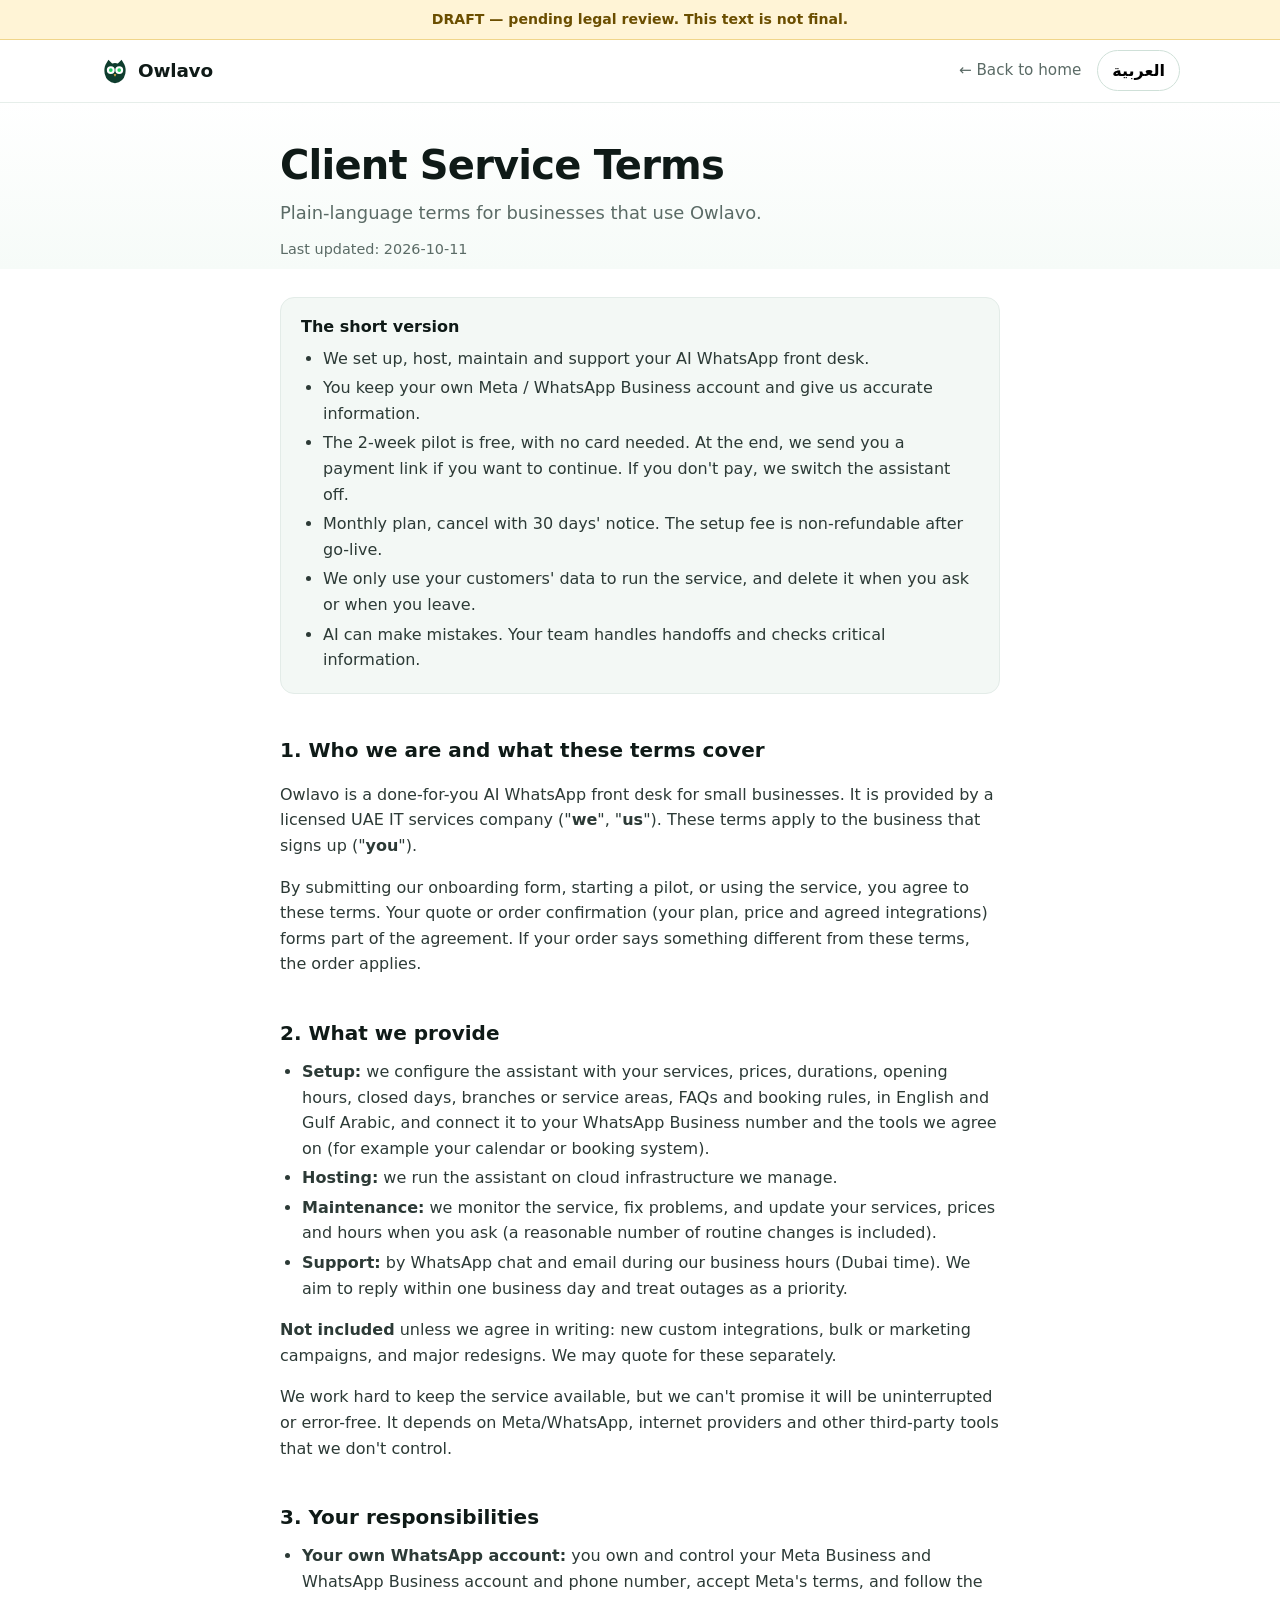
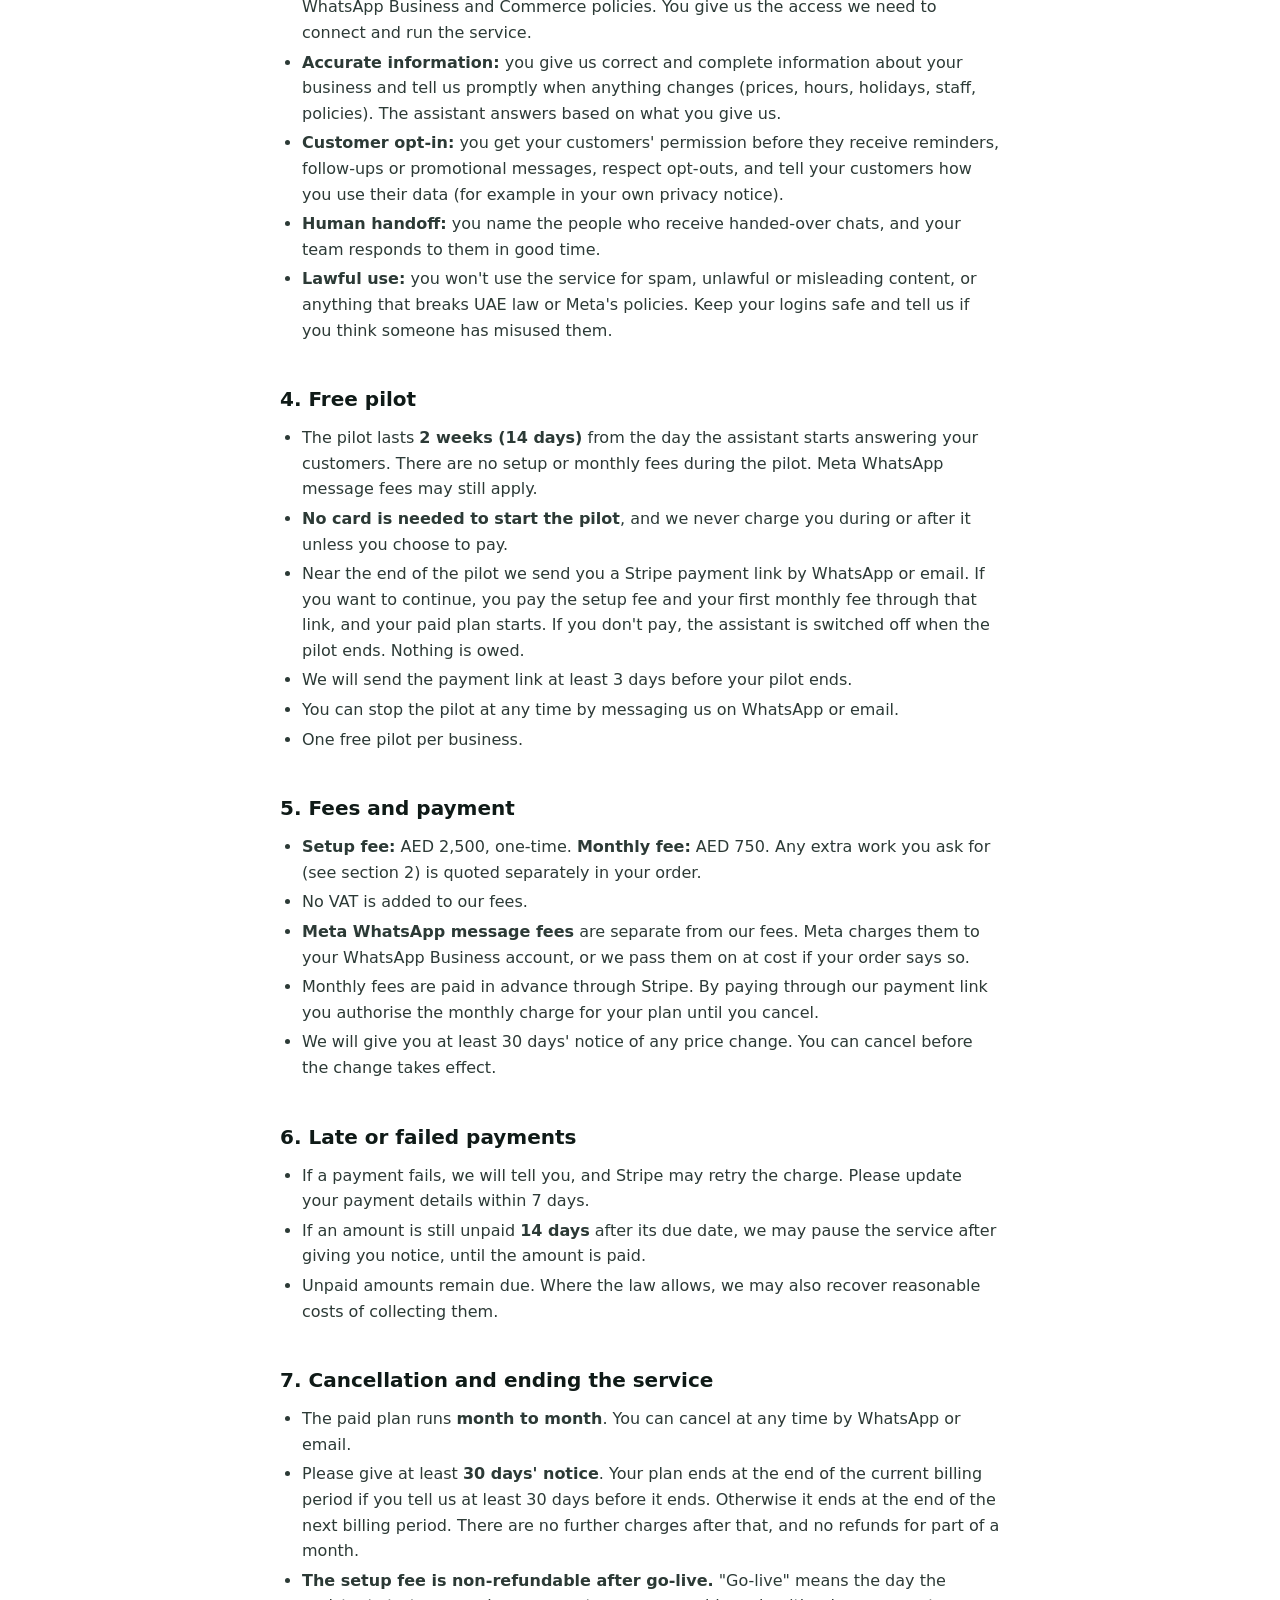
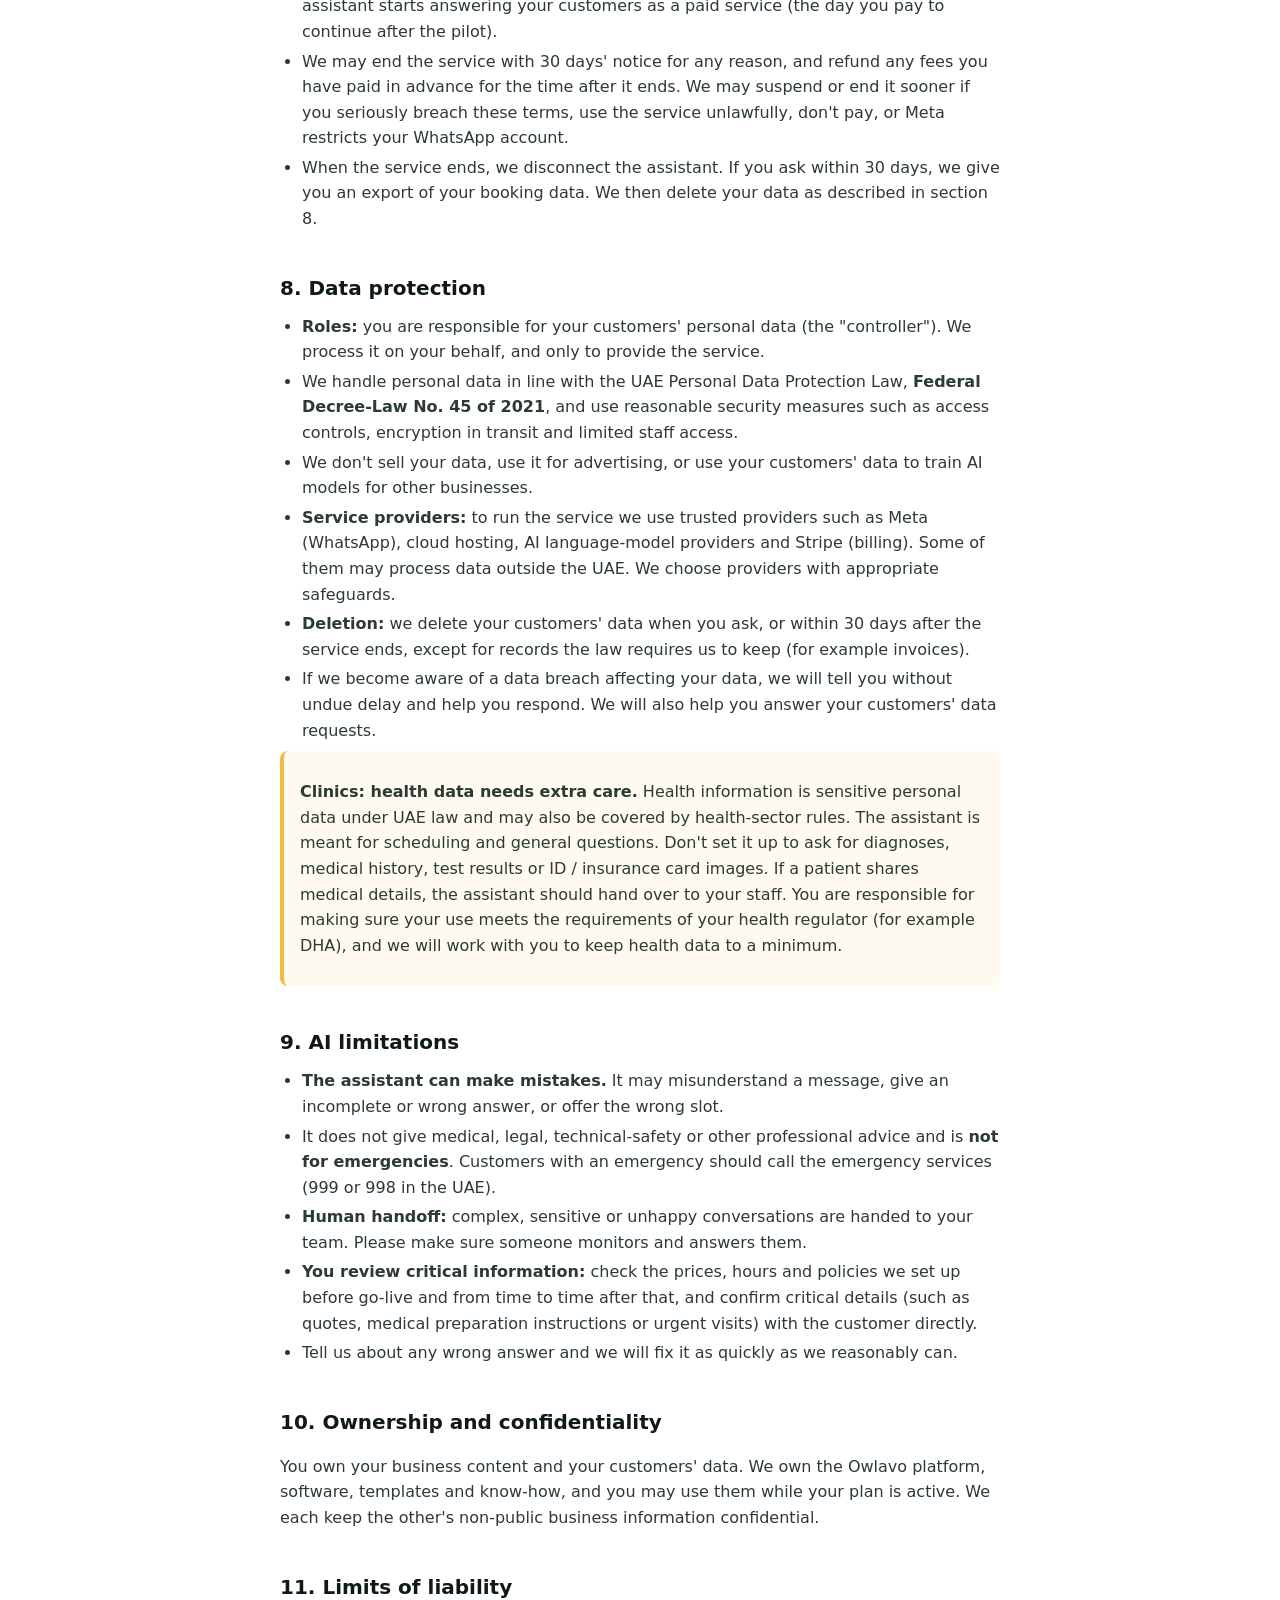
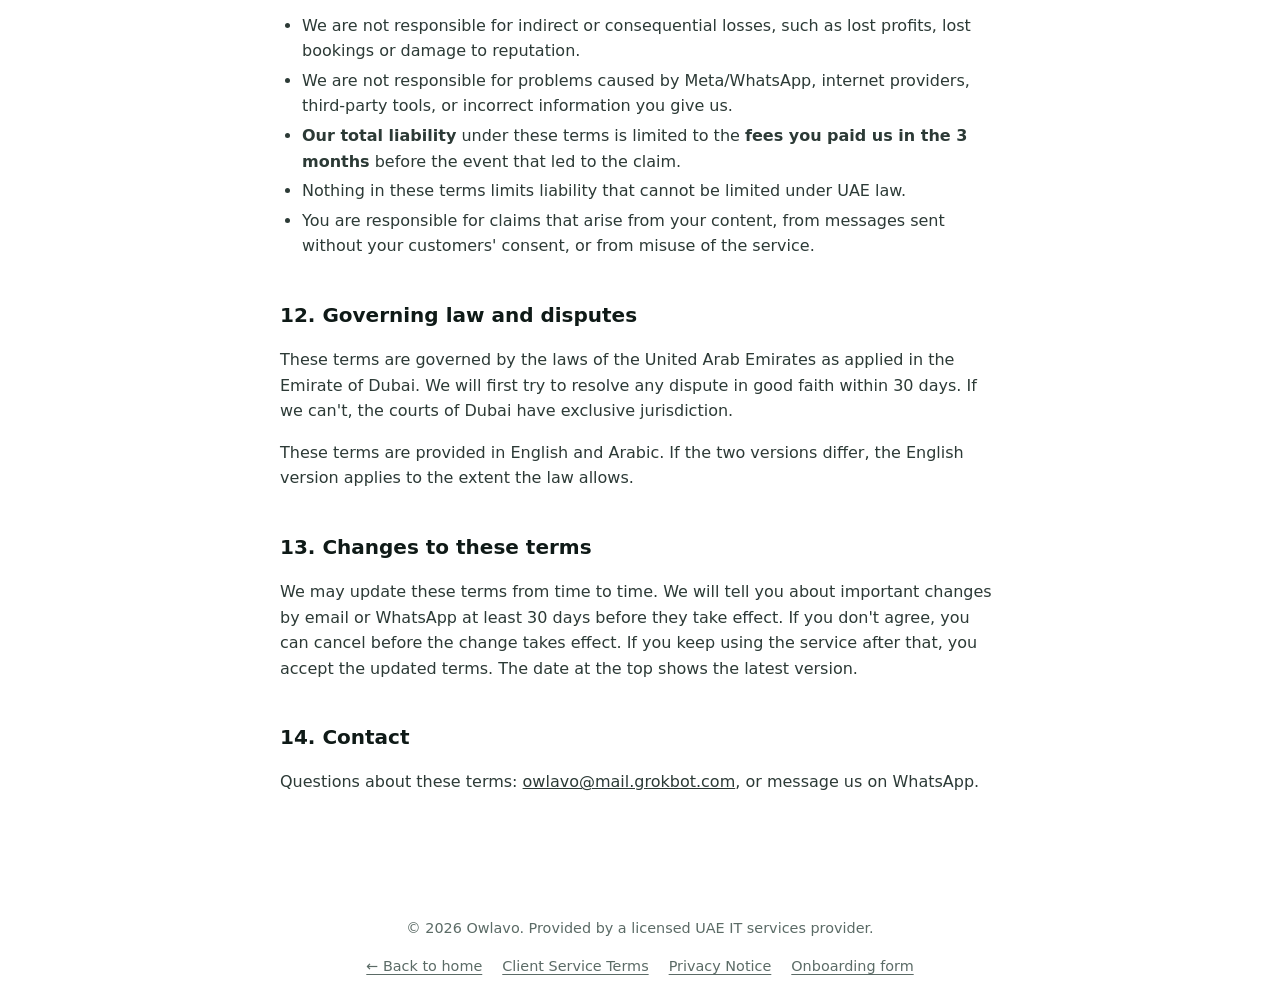
<file: terms.html>
<!doctype html>
<!--
  ============================================================
  DRAFT — PENDING LEGAL REVIEW. NOT YET LEGALLY REVIEWED.
  These Client Service Terms are a plain-language working draft
  prepared for review by a UAE-qualified lawyer. Do not rely on
  them as final. To hide the on-page DRAFT banner after review,
  set showDraftBanner: false in config.js.
  TODO(legal): insert the provider's full legal name, trade licence
  number and registered address (intentionally not named here).
  ============================================================
-->
<html lang="en" dir="ltr">
<head>
<meta charset="utf-8">
<meta name="viewport" content="width=device-width,initial-scale=1">
<title>Client Service Terms | Owlavo</title>
<meta name="description" content="Owlavo Client Service Terms: scope, pilot and billing, cancellation, data protection, AI limitations and liability.">
<meta name="robots" content="noindex">
<link rel="stylesheet" href="styles.css">
<script src="config.js"></script>
</head>
<body data-draft data-title="terms_title">
<header class="nav">
  <div class="wrap nav-in">
    <a href="index.html" class="logo"><svg class="owl" viewBox="0 0 32 32" aria-hidden="true"><path d="M6 9 L9 4 L13 8 Q16 7 19 8 L23 4 L26 9 Q28 13 27 19 Q25 28 16 29 Q7 28 5 19 Q4 13 6 9Z" fill="#0f3d2e"/><circle cx="11.5" cy="15" r="4.2" fill="#fff"/><circle cx="20.5" cy="15" r="4.2" fill="#fff"/><circle cx="11.5" cy="15" r="2" fill="#25d366"/><circle cx="20.5" cy="15" r="2" fill="#25d366"/><path d="M14.6 19.5 L16 22 L17.4 19.5Z" fill="#f5b942"/></svg><span data-logo></span></a>
    <a href="index.html" class="navback" data-i18n="nav_home"></a>
    <button id="lang" class="lang" aria-label="Switch language">العربية</button>
  </div>
</header>

<main>
<section class="page-hero">
  <div class="wrap narrow">
    <h1 data-i18n="terms_title"></h1>
    <p class="lead" data-i18n="terms_lead"></p>
    <p class="meta"><span data-i18n="last_updated"></span> <span data-cfg-updated dir="ltr"></span></p>
  </div>
</section>

<section class="page">
<div class="wrap narrow">

<!-- ======================= ENGLISH ======================= -->
<article class="legal" data-only="en" lang="en">
  <div class="sum">
    <strong>The short version</strong>
    <ul>
      <li>We set up, host, maintain and support your AI WhatsApp front desk.</li>
      <li>You keep your own Meta / WhatsApp Business account and give us accurate information.</li>
      <li>The 2-week pilot is free, with no card needed. At the end, we send you a payment link if you want to continue. If you don't pay, we switch the assistant off.</li>
      <li>Monthly plan, cancel with 30 days' notice. The setup fee is non-refundable after go-live.</li>
      <li>We only use your customers' data to run the service, and delete it when you ask or when you leave.</li>
      <li>AI can make mistakes. Your team handles handoffs and checks critical information.</li>
    </ul>
  </div>

  <h2 id="t1">1. Who we are and what these terms cover</h2>
  <p><span data-brand></span> is a done-for-you AI WhatsApp front desk for small businesses. It is provided by a licensed UAE IT services company ("<strong>we</strong>", "<strong>us</strong>"). These terms apply to the business that signs up ("<strong>you</strong>").</p>
  <p>By submitting our onboarding form, starting a pilot, or using the service, you agree to these terms. Your quote or order confirmation (your plan, price and agreed integrations) forms part of the agreement. If your order says something different from these terms, the order applies.</p>

  <h2 id="t2">2. What we provide</h2>
  <ul>
    <li><strong>Setup:</strong> we configure the assistant with your services, prices, durations, opening hours, closed days, branches or service areas, FAQs and booking rules, in English and Gulf Arabic, and connect it to your WhatsApp Business number and the tools we agree on (for example your calendar or booking system).</li>
    <li><strong>Hosting:</strong> we run the assistant on cloud infrastructure we manage.</li>
    <li><strong>Maintenance:</strong> we monitor the service, fix problems, and update your services, prices and hours when you ask (a reasonable number of routine changes is included).</li>
    <li><strong>Support:</strong> by WhatsApp chat and email during our business hours (Dubai time). We aim to reply within one business day and treat outages as a priority.</li>
  </ul>
  <p><strong>Not included</strong> unless we agree in writing: new custom integrations, bulk or marketing campaigns, and major redesigns. We may quote for these separately.</p>
  <p>We work hard to keep the service available, but we can't promise it will be uninterrupted or error-free. It depends on Meta/WhatsApp, internet providers and other third-party tools that we don't control.</p>

  <h2 id="t3">3. Your responsibilities</h2>
  <ul>
    <li><strong>Your own WhatsApp account:</strong> you own and control your Meta Business and WhatsApp Business account and phone number, accept Meta's terms, and follow the WhatsApp Business and Commerce policies. You give us the access we need to connect and run the service.</li>
    <li><strong>Accurate information:</strong> you give us correct and complete information about your business and tell us promptly when anything changes (prices, hours, holidays, staff, policies). The assistant answers based on what you give us.</li>
    <li><strong>Customer opt-in:</strong> you get your customers' permission before they receive reminders, follow-ups or promotional messages, respect opt-outs, and tell your customers how you use their data (for example in your own privacy notice).</li>
    <li><strong>Human handoff:</strong> you name the people who receive handed-over chats, and your team responds to them in good time.</li>
    <li><strong>Lawful use:</strong> you won't use the service for spam, unlawful or misleading content, or anything that breaks UAE law or Meta's policies. Keep your logins safe and tell us if you think someone has misused them.</li>
  </ul>

  <h2 id="t4">4. Free pilot</h2>
  <ul>
    <li>The pilot lasts <strong>2 weeks (14 days)</strong> from the day the assistant starts answering your customers. There are no setup or monthly fees during the pilot. Meta WhatsApp message fees may still apply.</li>
    <li><strong>No card is needed to start the pilot</strong>, and we never charge you during or after it unless you choose to pay.</li>
    <li>Near the end of the pilot we send you a Stripe payment link by WhatsApp or email. If you want to continue, you pay the setup fee and your first monthly fee through that link, and your paid plan starts. If you don't pay, the assistant is switched off when the pilot ends. Nothing is owed.</li>
    <li>We will send the payment link at least 3 days before your pilot ends.</li>
    <li>You can stop the pilot at any time by messaging us on WhatsApp or email.</li>
    <li>One free pilot per business.</li>
  </ul>

  <h2 id="t5">5. Fees and payment</h2>
  <ul>
    <li><strong>Setup fee:</strong> AED 2,500, one-time. <strong>Monthly fee:</strong> AED 750. Any extra work you ask for (see section 2) is quoted separately in your order.</li>
    <li>No VAT is added to our fees.</li>
    <li><strong>Meta WhatsApp message fees</strong> are separate from our fees. Meta charges them to your WhatsApp Business account, or we pass them on at cost if your order says so.</li>
    <li>Monthly fees are paid in advance through Stripe. By paying through our payment link you authorise the monthly charge for your plan until you cancel.</li>
    <li>We will give you at least 30 days' notice of any price change. You can cancel before the change takes effect.</li>
  </ul>

  <h2 id="t6">6. Late or failed payments</h2>
  <ul>
    <li>If a payment fails, we will tell you, and Stripe may retry the charge. Please update your payment details within 7 days.</li>
    <li>If an amount is still unpaid <strong>14 days</strong> after its due date, we may pause the service after giving you notice, until the amount is paid.</li>
    <li>Unpaid amounts remain due. Where the law allows, we may also recover reasonable costs of collecting them.</li>
  </ul>

  <h2 id="t7">7. Cancellation and ending the service</h2>
  <ul>
    <li>The paid plan runs <strong>month to month</strong>. You can cancel at any time by WhatsApp or email.</li>
    <li>Please give at least <strong>30 days' notice</strong>. Your plan ends at the end of the current billing period if you tell us at least 30 days before it ends. Otherwise it ends at the end of the next billing period. There are no further charges after that, and no refunds for part of a month.</li>
    <li><strong>The setup fee is non-refundable after go-live.</strong> "Go-live" means the day the assistant starts answering your customers as a paid service (the day you pay to continue after the pilot).</li>
    <li>We may end the service with 30 days' notice for any reason, and refund any fees you have paid in advance for the time after it ends. We may suspend or end it sooner if you seriously breach these terms, use the service unlawfully, don't pay, or Meta restricts your WhatsApp account.</li>
    <li>When the service ends, we disconnect the assistant. If you ask within 30 days, we give you an export of your booking data. We then delete your data as described in section 8.</li>
  </ul>

  <h2 id="t8">8. Data protection</h2>
  <ul>
    <li><strong>Roles:</strong> you are responsible for your customers' personal data (the "controller"). We process it on your behalf, and only to provide the service.</li>
    <li>We handle personal data in line with the UAE Personal Data Protection Law, <strong>Federal Decree-Law No. 45 of 2021</strong>, and use reasonable security measures such as access controls, encryption in transit and limited staff access.</li>
    <li>We don't sell your data, use it for advertising, or use your customers' data to train AI models for other businesses.</li>
    <li><strong>Service providers:</strong> to run the service we use trusted providers such as Meta (WhatsApp), cloud hosting, AI language-model providers and Stripe (billing). Some of them may process data outside the UAE. We choose providers with appropriate safeguards.</li>
    <li><strong>Deletion:</strong> we delete your customers' data when you ask, or within 30 days after the service ends, except for records the law requires us to keep (for example invoices).</li>
    <li>If we become aware of a data breach affecting your data, we will tell you without undue delay and help you respond. We will also help you answer your customers' data requests.</li>
  </ul>
  <div class="callout">
    <p><strong>Clinics: health data needs extra care.</strong> Health information is sensitive personal data under UAE law and may also be covered by health-sector rules. The assistant is meant for scheduling and general questions. Don't set it up to ask for diagnoses, medical history, test results or ID / insurance card images. If a patient shares medical details, the assistant should hand over to your staff. You are responsible for making sure your use meets the requirements of your health regulator (for example DHA), and we will work with you to keep health data to a minimum.</p>
  </div>

  <h2 id="t9">9. AI limitations</h2>
  <ul>
    <li><strong>The assistant can make mistakes.</strong> It may misunderstand a message, give an incomplete or wrong answer, or offer the wrong slot.</li>
    <li>It does not give medical, legal, technical-safety or other professional advice and is <strong>not for emergencies</strong>. Customers with an emergency should call the emergency services (999 or 998 in the UAE).</li>
    <li><strong>Human handoff:</strong> complex, sensitive or unhappy conversations are handed to your team. Please make sure someone monitors and answers them.</li>
    <li><strong>You review critical information:</strong> check the prices, hours and policies we set up before go-live and from time to time after that, and confirm critical details (such as quotes, medical preparation instructions or urgent visits) with the customer directly.</li>
    <li>Tell us about any wrong answer and we will fix it as quickly as we reasonably can.</li>
  </ul>

  <h2 id="t10">10. Ownership and confidentiality</h2>
  <p>You own your business content and your customers' data. We own the <span data-brand></span> platform, software, templates and know-how, and you may use them while your plan is active. We each keep the other's non-public business information confidential.</p>

  <h2 id="t11">11. Limits of liability</h2>
  <ul>
    <li>We are not responsible for indirect or consequential losses, such as lost profits, lost bookings or damage to reputation.</li>
    <li>We are not responsible for problems caused by Meta/WhatsApp, internet providers, third-party tools, or incorrect information you give us.</li>
    <li><strong>Our total liability</strong> under these terms is limited to the <strong>fees you paid us in the 3 months</strong> before the event that led to the claim.</li>
    <li>Nothing in these terms limits liability that cannot be limited under UAE law.</li>
    <li>You are responsible for claims that arise from your content, from messages sent without your customers' consent, or from misuse of the service.</li>
  </ul>

  <h2 id="t12">12. Governing law and disputes</h2>
  <p>These terms are governed by the laws of the United Arab Emirates as applied in the Emirate of Dubai. We will first try to resolve any dispute in good faith within 30 days. If we can't, the courts of Dubai have exclusive jurisdiction.</p>
  <p>These terms are provided in English and Arabic. If the two versions differ, the English version applies to the extent the law allows.</p>

  <h2 id="t13">13. Changes to these terms</h2>
  <p>We may update these terms from time to time. We will tell you about important changes by email or WhatsApp at least 30 days before they take effect. If you don't agree, you can cancel before the change takes effect. If you keep using the service after that, you accept the updated terms. The date at the top shows the latest version.</p>

  <h2 id="t14">14. Contact</h2>
  <p>Questions about these terms: <a data-cfg-email href="#"></a>, or message us on WhatsApp.</p>
</article>

<!-- ======================= ARABIC ======================= -->
<article class="legal" data-only="ar" lang="ar">
  <div class="sum">
    <strong>باختصار</strong>
    <ul>
      <li>نحن نُعِدّ موظف الاستقبال الذكي على واتساب ونستضيفه ونصونه وندعمه.</li>
      <li>تحتفظ أنت بحسابك الخاص على Meta / واتساب للأعمال وتزوّدنا بمعلومات دقيقة.</li>
      <li>التجربة لمدة أسبوعين مجانية وبدون بطاقة. في نهايتها نرسل لك رابط الدفع إذا تبي تكمّل، وإذا ما دفعت نطفي المساعد.</li>
      <li>اشتراك شهري يمكن إلغاؤه بإشعار مدته 30 يوماً. رسوم الإعداد غير قابلة للاسترداد بعد بدء التشغيل.</li>
      <li>نستخدم بيانات عملائك فقط لتشغيل الخدمة، ونحذفها عند طلبك أو عند انتهاء الخدمة.</li>
      <li>الذكاء الاصطناعي قد يخطئ. يتولى فريقك المحادثات المحوّلة ويراجع المعلومات المهمة.</li>
    </ul>
  </div>

  <h2>1. من نحن وما الذي تشمله هذه الشروط</h2>
  <p><span data-brand></span> خدمة متكاملة تُنجَز بالكامل نيابةً عنك، تقدّم موظف استقبال ذكياً على واتساب للأنشطة التجارية الصغيرة. تُقدَّم الخدمة من شركة خدمات تقنية معلومات مرخّصة في الإمارات ("<strong>نحن</strong>"). تنطبق هذه الشروط على النشاط التجاري الذي يشترك في الخدمة ("<strong>أنت</strong>").</p>
  <p>بإرسال نموذج التسجيل أو بدء التجربة أو استخدام الخدمة، فإنك توافق على هذه الشروط. ويُعدّ عرض السعر أو تأكيد الطلب (الباقة والسعر والتكاملات المتفق عليها) جزءاً من الاتفاق، وإذا تعارض مع هذه الشروط يُعمل بما ورد في الطلب.</p>

  <h2>2. ما نقدّمه</h2>
  <ul>
    <li><strong>الإعداد:</strong> نُعِدّ المساعد بخدماتك وأسعارك ومُدَدها وساعات العمل وأيام الإغلاق والفروع أو مناطق الخدمة والأسئلة الشائعة وقواعد الحجز، بالإنجليزية واللهجة الخليجية، ونربطه برقم واتساب للأعمال الخاص بك وبالأدوات المتفق عليها (مثل التقويم أو نظام الحجز).</li>
    <li><strong>الاستضافة:</strong> نشغّل المساعد على بنية سحابية نديرها.</li>
    <li><strong>الصيانة:</strong> نراقب الخدمة ونُصلح المشكلات ونحدّث الخدمات والأسعار والمواعيد عند طلبك (يشمل ذلك عدداً معقولاً من التعديلات الاعتيادية).</li>
    <li><strong>الدعم:</strong> عبر محادثة واتساب والبريد الإلكتروني خلال ساعات عملنا (بتوقيت دبي). نسعى للرد خلال يوم عمل واحد، ونعطي الأولوية لحالات توقف الخدمة.</li>
  </ul>
  <p><strong>لا يشمل ذلك</strong> ما لم نتفق كتابياً: التكاملات المخصّصة الجديدة، والحملات الجماعية أو التسويقية، وإعادة التصميم الكبيرة. وقد نقدّم لها عرض سعر منفصلاً.</p>
  <p>نبذل جهدنا لإبقاء الخدمة متاحة، لكننا لا نضمن أن تعمل دون انقطاع أو أخطاء، إذ تعتمد على Meta/واتساب ومزوّدي الإنترنت وأدوات أطراف ثالثة لا نتحكم بها.</p>

  <h2>3. مسؤولياتك</h2>
  <ul>
    <li><strong>حساب واتساب الخاص بك:</strong> تملك حساب Meta للأعمال وحساب واتساب للأعمال ورقم الهاتف وتتحكم بها، وتقبل شروط Meta، وتلتزم بسياسات واتساب للأعمال والتجارة. وتمنحنا الصلاحيات اللازمة لربط الخدمة وتشغيلها.</li>
    <li><strong>معلومات دقيقة:</strong> تزوّدنا بمعلومات صحيحة وكاملة عن نشاطك، وتبلغنا فوراً بأي تغيير (الأسعار، ساعات العمل، العطلات، الموظفين، السياسات). يجيب المساعد بناءً على ما تقدّمه لنا.</li>
    <li><strong>موافقة العملاء:</strong> تحصل على موافقة عملائك قبل إرسال التذكيرات أو المتابعات أو الرسائل الترويجية إليهم، وتحترم طلبات إلغاء الاشتراك، وتوضّح لعملائك كيفية استخدام بياناتهم (مثلاً في إشعار الخصوصية الخاص بك).</li>
    <li><strong>التحويل إلى موظف:</strong> تحدد الأشخاص الذين يستلمون المحادثات المحوّلة، ويرد فريقك عليها في وقت مناسب.</li>
    <li><strong>الاستخدام المشروع:</strong> لا تستخدم الخدمة للرسائل المزعجة أو لمحتوى غير قانوني أو مضلل أو لأي أمر يخالف قوانين الإمارات أو سياسات Meta. حافظ على سرية بيانات الدخول، وأبلغنا إذا اشتبهت في إساءة استخدامها.</li>
  </ul>

  <h2>4. التجربة المجانية</h2>
  <ul>
    <li>تستمر التجربة <strong>أسبوعين (14 يوماً)</strong> من اليوم الذي يبدأ فيه المساعد بالرد على عملائك. لا توجد رسوم إعداد أو رسوم شهرية خلال التجربة، وقد تُطبَّق رسوم مراسلة واتساب من Meta.</li>
    <li><strong>ما تحتاج بطاقة عشان تبدأ التجربة</strong>، وما نخصم منك أي مبلغ خلالها أو بعدها إلا إذا اخترت تدفع.</li>
    <li>قرب نهاية التجربة نرسل لك رابط دفع Stripe على الواتساب أو الإيميل. إذا تبي تكمّل، تدفع رسوم التجهيز وأول شهر من الرابط ويبدأ اشتراكك. وإذا ما دفعت، نطفي المساعد مع نهاية التجربة وما عليك شي.</li>
    <li>نرسل لك رابط الدفع قبل نهاية التجربة بثلاثة أيام على الأقل.</li>
    <li>تقدر توقف التجربة متى ما بغيت برسالة على الواتساب أو الإيميل.</li>
    <li>تجربة مجانية واحدة لكل نشاط تجاري.</li>
  </ul>

  <h2>5. الرسوم والدفع</h2>
  <ul>
    <li><strong>رسوم التجهيز:</strong> 2,500 درهم مرة وحدة. <strong>الرسوم الشهرية:</strong> 750 درهم. وأي شغل إضافي تطلبه (شوف البند 2) نعطيك سعره بروحه في الطلب.</li>
    <li>ما نضيف ضريبة القيمة المضافة على رسومنا.</li>
    <li><strong>رسوم مراسلة واتساب من Meta</strong> منفصلة عن رسومنا، وتفرضها Meta على حساب واتساب للأعمال الخاص بك، أو نحمّلها عليك بالتكلفة إذا نصّ طلبك على ذلك.</li>
    <li>الرسوم الشهرية تندفع مقدماً عن طريق Stripe. ولما تدفع من رابطنا، توافق على الخصم الشهري لاشتراكك لين ما تلغي.</li>
    <li>سنبلغك بأي تغيير في الأسعار قبل 30 يوماً على الأقل، ويمكنك الإلغاء قبل سريان التغيير.</li>
  </ul>

  <h2>6. التأخر في الدفع أو فشله</h2>
  <ul>
    <li>إذا فشلت عملية دفع سنبلغك، وقد يعيد Stripe محاولة الخصم. يرجى تحديث بيانات الدفع خلال 7 أيام.</li>
    <li>إذا بقي أي مبلغ غير مدفوع بعد <strong>14 يوماً</strong> من تاريخ استحقاقه، يجوز لنا إيقاف الخدمة مؤقتاً بعد إخطارك إلى حين السداد.</li>
    <li>تبقى المبالغ غير المدفوعة مستحقة، ويجوز لنا استرداد التكاليف المعقولة لتحصيلها في الحدود التي يسمح بها القانون.</li>
  </ul>

  <h2>7. الإلغاء وإنهاء الخدمة</h2>
  <ul>
    <li>الاشتراك المدفوع <strong>شهري</strong>، ويمكنك الإلغاء في أي وقت عبر واتساب أو البريد الإلكتروني.</li>
    <li>يُرجى إعطاء <strong>إشعار مدته 30 يوماً</strong> على الأقل. ينتهي اشتراكك بنهاية فترة الفوترة الحالية إذا أبلغتنا قبل نهايتها بثلاثين يوماً على الأقل، وإلا فينتهي بنهاية فترة الفوترة التالية. لا تُخصم أي رسوم بعد ذلك، ولا تُسترد رسوم الأجزاء من الشهر.</li>
    <li><strong>رسوم الإعداد غير قابلة للاسترداد بعد بدء التشغيل.</strong> ويُقصد ببدء التشغيل اليوم الذي يبدأ فيه المساعد بالرد على عملائك كخدمة مدفوعة (يعني يوم ما تدفع عشان تكمّل بعد التجربة).</li>
    <li>يجوز لنا إنهاء الخدمة لأي سبب بإشعار مدته 30 يوماً، مع رد أي رسوم مدفوعة مقدماً عن الفترة اللاحقة لانتهائها. ويجوز لنا إيقافها أو إنهاؤها قبل ذلك إذا أخللت بهذه الشروط إخلالاً جسيماً، أو استخدمت الخدمة بشكل غير قانوني، أو لم تسدد الرسوم، أو قيّدت Meta حساب واتساب الخاص بك.</li>
    <li>عند انتهاء الخدمة نفصل المساعد. وإذا طلبت خلال 30 يوماً، نسلّمك نسخة من بيانات الحجوزات، ثم نحذف بياناتك كما هو موضّح في البند 8.</li>
  </ul>

  <h2>8. حماية البيانات</h2>
  <ul>
    <li><strong>الأدوار:</strong> أنت المسؤول عن البيانات الشخصية لعملائك ("المتحكم")، ونحن نعالجها نيابةً عنك ولغرض تقديم الخدمة فقط.</li>
    <li>نتعامل مع البيانات الشخصية وفقاً لقانون حماية البيانات الشخصية في الإمارات، <strong>المرسوم بقانون اتحادي رقم 45 لسنة 2021</strong>، ونطبّق تدابير أمنية معقولة مثل ضوابط الوصول والتشفير أثناء النقل وتقييد وصول الموظفين.</li>
    <li>لا نبيع بياناتك، ولا نستخدمها للإعلانات، ولا نستخدم بيانات عملائك لتدريب نماذج ذكاء اصطناعي لأنشطة تجارية أخرى.</li>
    <li><strong>مزوّدو الخدمات:</strong> لتشغيل الخدمة نستعين بمزوّدين موثوقين مثل Meta (واتساب)، والاستضافة السحابية، ومزوّدي نماذج الذكاء الاصطناعي اللغوية، وStripe (الفوترة). وقد يعالج بعضهم البيانات خارج الإمارات، ونختار مزوّدين لديهم ضمانات مناسبة.</li>
    <li><strong>الحذف:</strong> نحذف بيانات عملائك عند طلبك، أو خلال 30 يوماً من انتهاء الخدمة، باستثناء السجلات التي يُلزمنا القانون بالاحتفاظ بها (مثل الفواتير).</li>
    <li>إذا علمنا بحدوث اختراق يمس بياناتك، نبلغك دون تأخير غير مبرر ونساعدك في التعامل معه، كما نساعدك في الرد على طلبات عملائك المتعلقة ببياناتهم.</li>
  </ul>
  <div class="callout">
    <p><strong>للعيادات: البيانات الصحية تحتاج إلى عناية إضافية.</strong> المعلومات الصحية بيانات شخصية حساسة بموجب القانون الإماراتي، وقد تخضع أيضاً لأنظمة القطاع الصحي. صُمّم المساعد للمواعيد والأسئلة العامة، فلا تُعِدّه لطلب التشخيصات أو التاريخ المرضي أو نتائج الفحوصات أو صور الهوية أو بطاقة التأمين. وإذا شارك مريض تفاصيل طبية، ينبغي أن يحوّل المساعد المحادثة إلى موظفيك. أنت مسؤول عن التأكد من أن استخدامك يستوفي متطلبات الجهة الصحية المنظِّمة لنشاطك (مثل هيئة الصحة بدبي)، وسنعمل معك لتقليل البيانات الصحية إلى الحد الأدنى.</p>
  </div>

  <h2>9. حدود الذكاء الاصطناعي</h2>
  <ul>
    <li><strong>قد يخطئ المساعد.</strong> فقد يُسيء فهم رسالة، أو يقدّم إجابة ناقصة أو خاطئة، أو يقترح موعداً غير صحيح.</li>
    <li>لا يقدّم المساعد استشارات طبية أو قانونية أو فنية تتعلق بالسلامة أو أي استشارات مهنية أخرى، و<strong>ليس مخصّصاً لحالات الطوارئ</strong>. على العملاء في حالات الطوارئ الاتصال بخدمات الطوارئ (999 أو 998 في الإمارات).</li>
    <li><strong>التحويل إلى موظف:</strong> تُحوَّل المحادثات المعقدة أو الحساسة أو محادثات العملاء غير الراضين إلى فريقك، فاحرص على أن يتابعها أحدهم ويرد عليها.</li>
    <li><strong>تراجع أنت المعلومات المهمة:</strong> راجع الأسعار والمواعيد والسياسات التي نُعِدّها قبل بدء التشغيل وبشكل دوري بعده، وأكّد التفاصيل المهمة (مثل عروض الأسعار أو تعليمات التحضير الطبي أو الزيارات العاجلة) مع العميل مباشرةً.</li>
    <li>أبلغنا بأي إجابة خاطئة وسنصلحها بأسرع ما يمكن بشكل معقول.</li>
  </ul>

  <h2>10. الملكية والسرية</h2>
  <p>تملك أنت محتوى نشاطك التجاري وبيانات عملائك. ونملك نحن منصة <span data-brand></span> وبرمجياتها وقوالبها وخبراتها، ويحق لك استخدامها طوال فترة اشتراكك. ويلتزم كل طرف بالحفاظ على سرية المعلومات التجارية غير المعلنة للطرف الآخر.</p>

  <h2>11. حدود المسؤولية</h2>
  <ul>
    <li>لا نتحمل المسؤولية عن الخسائر غير المباشرة أو التبعية، مثل خسارة الأرباح أو الحجوزات أو الإضرار بالسمعة.</li>
    <li>لا نتحمل المسؤولية عن المشكلات الناتجة عن Meta/واتساب أو مزوّدي الإنترنت أو أدوات الأطراف الثالثة أو المعلومات غير الصحيحة التي تقدّمها لنا.</li>
    <li><strong>يقتصر الحد الأقصى لمسؤوليتنا</strong> بموجب هذه الشروط على <strong>الرسوم التي دفعتها لنا خلال الأشهر الثلاثة</strong> السابقة للحدث الذي نشأت عنه المطالبة.</li>
    <li>لا يحدّ أي بند في هذه الشروط من المسؤولية التي لا يجوز تحديدها بموجب القانون الإماراتي.</li>
    <li>تتحمل أنت المسؤولية عن المطالبات الناشئة عن محتواك، أو عن رسائل أُرسلت دون موافقة عملائك، أو عن إساءة استخدام الخدمة.</li>
  </ul>

  <h2>12. القانون الواجب التطبيق وتسوية النزاعات</h2>
  <p>تخضع هذه الشروط لقوانين دولة الإمارات العربية المتحدة كما تُطبَّق في إمارة دبي. سنحاول أولاً حل أي نزاع بحسن نية خلال 30 يوماً، فإن تعذّر ذلك تختص محاكم دبي حصرياً بالنظر فيه.</p>
  <p>هذه الشروط متاحة بالإنجليزية والعربية، وفي حال وجود اختلاف بين النسختين يُعمل بالنسخة الإنجليزية في الحدود التي يسمح بها القانون.</p>

  <h2>13. التعديلات على هذه الشروط</h2>
  <p>قد نحدّث هذه الشروط من وقت لآخر، وسنبلغك بالتغييرات المهمة عبر البريد الإلكتروني أو واتساب قبل 30 يوماً على الأقل من سريانها. إذا لم توافق يمكنك الإلغاء قبل سريان التغيير، واستمرارك في استخدام الخدمة بعد ذلك يعني قبولك للشروط المحدّثة. يوضّح التاريخ في أعلى الصفحة آخر إصدار.</p>

  <h2>14. التواصل</h2>
  <p>للاستفسارات حول هذه الشروط: <a data-cfg-email href="#"></a>، أو راسلنا على واتساب.</p>
</article>

</div>
</section>
</main>

<footer class="sub-foot"><div class="wrap"><p data-i18n="footer"></p>
  <nav class="flinks"><a href="index.html" data-i18n="nav_home"></a><a href="terms.html" data-i18n="ft_terms"></a><a href="privacy.html" data-i18n="ft_privacy"></a><a href="signup.html" data-i18n="ft_signup"></a></nav>
</div></footer>
<script src="i18n.js"></script>
<script src="pages-i18n.js"></script>
<script src="page.js"></script>
</body>
</html>
</file>
<file: styles.css>
:root{--g:#0b8f5a;--g2:#25d366;--ink:#0f1a17;--mut:#5b6b66;--bg:#fff;--alt:#f3f8f5;--r:18px}
*{box-sizing:border-box}html{scroll-behavior:smooth}
body{margin:0;font-family:system-ui,-apple-system,"Segoe UI",Roboto,"Noto Sans Arabic",Tahoma,sans-serif;color:var(--ink);background:var(--bg);line-height:1.6}
[dir=rtl] body{font-family:"Noto Sans Arabic","Segoe UI",Tahoma,system-ui,sans-serif}
img{max-width:100%;display:block}a{color:inherit}
.wrap{max-width:1120px;margin:0 auto;padding:0 20px}.narrow{max-width:760px}
section{padding:64px 0}.alt{background:var(--alt)}
h1{font-size:clamp(2rem,6vw,3.4rem);line-height:1.12;margin:.2em 0 .4em;letter-spacing:-.02em}
[dir=rtl] h1{letter-spacing:0;line-height:1.3}
h2{font-size:clamp(1.6rem,4vw,2.3rem);margin:0 0 28px;text-align:center}
h3{margin:0 0 6px;font-size:1.12rem}
.nav{position:sticky;top:0;z-index:20;background:rgba(255,255,255,.92);backdrop-filter:blur(8px);border-bottom:1px solid #e6eeea}
.nav-in{display:flex;align-items:center;gap:16px;height:62px}
.logo{font-weight:800;font-size:1.15rem;letter-spacing:-.01em;direction:ltr;text-decoration:none;display:flex;align-items:center;gap:8px}
.owl{width:30px;height:30px;flex:none}
.dot{width:14px;height:14px;border-radius:50%;background:linear-gradient(135deg,var(--g2),var(--g))}
.links{display:none;gap:22px;margin-inline-start:auto}.links a{text-decoration:none;color:var(--mut);font-weight:500}.links a:hover{color:var(--g)}
.lang{margin-inline-start:auto;border:1px solid #cfe0d8;background:#fff;border-radius:999px;padding:7px 14px;font:inherit;font-weight:600;cursor:pointer}
.links+.lang{margin-inline-start:0}
@media(min-width:860px){.links{display:flex}.links+.lang{margin-inline-start:12px}}
.hero{background:radial-gradient(1000px 500px at 85% -10%,#d8f7e6,transparent),linear-gradient(#fff,#f6fbf8);padding-top:40px}
.hero-in{display:grid;gap:36px;align-items:center}
.eyebrow{color:var(--g);font-weight:700;margin:0;text-transform:uppercase;font-size:.85rem;letter-spacing:.06em}
[dir=rtl] .eyebrow{text-transform:none;letter-spacing:0;font-size:.95rem}
.lead{font-size:1.12rem;color:var(--mut);max-width:560px}
.ctas{display:flex;flex-wrap:wrap;gap:12px;margin:24px 0}
.btn{display:inline-flex;align-items:center;justify-content:center;padding:14px 24px;border-radius:999px;font-weight:700;text-decoration:none;transition:.2s}
.primary{background:var(--g2);color:#05301c;box-shadow:0 8px 24px rgba(37,211,102,.35)}.primary:hover{transform:translateY(-2px)}
.primary::before{content:"";width:20px;height:20px;margin-inline-end:8px;background:currentColor;-webkit-mask:url('data:image/svg+xml;utf8,<svg xmlns="http://www.w3.org/2000/svg" viewBox="0 0 24 24"><path d="M12 2a10 10 0 0 0-8.6 15.1L2 22l5-1.3A10 10 0 1 0 12 2zm5.3 14.1c-.2.6-1.3 1.2-1.8 1.2-.5.1-1 .1-3.3-.8-2.8-1.2-4.6-4-4.7-4.2-.1-.2-1.1-1.5-1.1-2.9s.7-2 1-2.3c.2-.3.5-.3.7-.3h.5c.2 0 .4 0 .6.5l.8 2c.1.2.1.4 0 .5l-.4.6-.3.4c-.1.1-.3.3-.1.6.2.3.8 1.3 1.7 2.1 1.2 1 2.1 1.3 2.4 1.5.3.1.5.1.6-.1l.9-1.1c.2-.3.4-.2.7-.1l1.9.9c.3.1.5.2.5.3.1.2.1.7-.1 1.2z"/></svg>') center/contain no-repeat;mask:url('data:image/svg+xml;utf8,<svg xmlns="http://www.w3.org/2000/svg" viewBox="0 0 24 24"><path d="M12 2a10 10 0 0 0-8.6 15.1L2 22l5-1.3A10 10 0 1 0 12 2zm5.3 14.1c-.2.6-1.3 1.2-1.8 1.2-.5.1-1 .1-3.3-.8-2.8-1.2-4.6-4-4.7-4.2-.1-.2-1.1-1.5-1.1-2.9s.7-2 1-2.3c.2-.3.5-.3.7-.3h.5c.2 0 .4 0 .6.5l.8 2c.1.2.1.4 0 .5l-.4.6-.3.4c-.1.1-.3.3-.1.6.2.3.8 1.3 1.7 2.1 1.2 1 2.1 1.3 2.4 1.5.3.1.5.1.6-.1l.9-1.1c.2-.3.4-.2.7-.1l1.9.9c.3.1.5.2.5.3.1.2.1.7-.1 1.2z"/></svg>') center/contain no-repeat}
.ghost{border:2px solid #cfe0d8}.ghost:hover{border-color:var(--g);color:var(--g)}
.big{padding:16px 32px;font-size:1.1rem}
.chips{list-style:none;padding:0;margin:0;display:flex;flex-wrap:wrap;gap:8px}
.chips li{background:#e7f6ee;color:#0b6b45;border-radius:999px;padding:5px 12px;font-size:.9rem;font-weight:600}
.phone{max-width:360px;margin:0 auto;border-radius:28px;overflow:hidden;border:8px solid #0f1a17;box-shadow:0 30px 60px rgba(15,26,23,.25)}
.phone img{max-height:560px;width:100%;object-fit:cover;object-position:top}
@media(min-width:860px){.hero-in{grid-template-columns:1.15fr .85fr}section{padding:88px 0}}
.grid3{display:grid;gap:18px}@media(min-width:700px){.grid3{grid-template-columns:repeat(2,1fr)}}@media(min-width:960px){.grid3{grid-template-columns:repeat(3,1fr)}}
.card{background:#fff;border:1px solid #e3ece8;border-radius:var(--r);padding:24px}
.card p{margin:0;color:var(--mut)}
.f i{font-style:normal;font-size:1.6rem;display:inline-grid;place-items:center;width:48px;height:48px;border-radius:14px;background:#e7f6ee;margin-bottom:12px}
.industries{text-align:center;color:var(--g);font-weight:700;margin:28px 0 0}
.steps{list-style:none;padding:0;margin:0;display:grid;gap:18px}@media(min-width:800px){.steps{grid-template-columns:repeat(3,1fr)}}
.steps li{background:#fff;border-radius:var(--r);padding:26px;border:1px solid #e3ece8}
.steps span{display:inline-grid;place-items:center;width:40px;height:40px;border-radius:50%;background:var(--g);color:#fff;font-weight:800;margin-bottom:12px}
.steps p{margin:0;color:var(--mut)}
.sub{text-align:center;color:var(--mut);margin:-16px 0 28px}
.shots{display:grid;gap:18px;grid-template-columns:1fr}
@media(min-width:600px){.shots{grid-template-columns:repeat(2,1fr)}}@media(min-width:960px){.shots{grid-template-columns:repeat(4,1fr)}}
.shots figure{margin:0;background:#fff;border-radius:var(--r);overflow:hidden;border:1px solid #e3ece8}
.shots img{width:100%;height:420px;object-fit:cover;object-position:top}
.shots .wide{grid-column:1/-1}.shots .wide img{height:auto;max-height:560px;object-fit:contain;background:#fafafa}
figcaption{padding:12px 14px;font-size:.92rem;color:var(--mut)}
.price{text-align:center}.price .tag{font-size:.8rem;font-weight:700;color:var(--g);text-transform:uppercase}
.amt{font-size:1.6rem;font-weight:800;color:var(--ink)!important;margin:6px 0 12px!important}
.hl{border:2px solid var(--g2);box-shadow:0 12px 30px rgba(37,211,102,.18)}
.note{text-align:center;color:var(--mut);font-size:.9rem;margin-top:22px}
details{background:#fff;border:1px solid #e3ece8;border-radius:14px;margin-bottom:12px;padding:0 20px}
summary{cursor:pointer;font-weight:700;padding:18px 0;list-style:none;position:relative;padding-inline-end:28px}
summary::-webkit-details-marker{display:none}summary::after{content:"+";position:absolute;inset-inline-end:0;top:14px;font-size:1.4rem;color:var(--g)}
details[open] summary::after{content:"–"}details p{margin:0 0 18px;color:var(--mut)}
.final{text-align:center;background:linear-gradient(135deg,#0b8f5a,#076b43);color:#fff}
.final h2{margin-bottom:10px}.final p{opacity:.9;margin:0 0 26px}
footer{padding:28px 0 96px;text-align:center;color:var(--mut);font-size:.9rem}
.fab{position:fixed;bottom:16px;inset-inline:16px;z-index:30;display:flex;justify-content:center;background:var(--g2);color:#05301c;font-weight:800;text-decoration:none;padding:14px;border-radius:999px;box-shadow:0 10px 30px rgba(0,0,0,.2)}
@media(min-width:860px){.fab{display:none}footer{padding-bottom:28px}}

/* ===== Footer links ===== */
.flinks{display:flex;flex-wrap:wrap;justify-content:center;gap:8px 20px;margin-top:8px}
.flinks a{color:var(--mut);text-decoration:underline;text-underline-offset:3px}.flinks a:hover{color:var(--g)}

/* ===== Sub-pages (terms, privacy, signup) ===== */
html[lang=en] [data-only=ar],html[lang=ar] [data-only=en]{display:none!important}
.navback{margin-inline-start:auto;color:var(--mut);text-decoration:none;font-weight:500;font-size:.95rem}
.navback:hover{color:var(--g)}.navback+.lang{margin-inline-start:0}
.draft-banner{background:#fff4d6;border-bottom:1px solid #f0d58a;color:#6b4e00;font-size:.88rem;text-align:center;padding:8px 16px;font-weight:600}
.page-hero{background:linear-gradient(#fff,#f6fbf8);padding:36px 0 8px}
.page-hero h1{font-size:clamp(1.7rem,5vw,2.5rem);margin:.1em 0 .3em}
.page-hero .lead{margin:0}
.meta{color:var(--mut);font-size:.9rem;margin:10px 0 0}
section.page{padding:28px 0 64px}
.legal h2{text-align:start;font-size:1.25rem;margin:34px 0 10px;padding-top:6px}
.legal h2:first-child{margin-top:0}
.legal p,.legal li{color:#2c3a36}.legal ul{padding-inline-start:22px;margin:8px 0}.legal li{margin:4px 0}
.legal .sum{background:var(--alt);border:1px solid #e3ece8;border-radius:14px;padding:16px 20px;margin:0 0 8px}
.legal .sum ul{margin:6px 0 0}
.legal .callout{border-inline-start:4px solid #f5b942;background:#fffaf0;padding:12px 16px;border-radius:8px}
.toc{columns:2;column-gap:28px;padding-inline-start:20px;font-size:.95rem}.toc a{color:var(--g)}
@media(max-width:600px){.toc{columns:1}}

/* ===== Form ===== */
.form{display:grid;gap:22px}
fieldset{border:1px solid #e3ece8;border-radius:var(--r);padding:20px 18px 22px;margin:0;background:#fff;min-width:0}
legend{font-weight:800;font-size:1.08rem;padding:0 8px}
.hint{color:var(--mut);font-size:.9rem;margin:-4px 0 14px}
.row{display:grid;gap:14px}
@media(min-width:640px){.row.c2{grid-template-columns:1fr 1fr}.row.c3{grid-template-columns:2fr 1fr 1fr}}
.field{display:flex;flex-direction:column;gap:6px;min-width:0}
.field>span,.lbl{font-weight:600;font-size:.95rem}
.req::after{content:" *";color:#c0392b}
input[type=text],input[type=email],input[type=tel],input[type=number],input[type=time],input[type=url],select,textarea{
 font:inherit;font-size:16px;width:100%;padding:11px 13px;border:1px solid #cfe0d8;border-radius:12px;background:#fff;color:var(--ink);min-width:0}
textarea{min-height:84px;resize:vertical}
input:focus,select:focus,textarea:focus{outline:none;border-color:var(--g);box-shadow:0 0 0 3px rgba(11,143,90,.15)}
.invalid input,.invalid select,.invalid textarea,input.invalid,select.invalid{border-color:#c0392b;background:#fff8f7}
.err{color:#c0392b;font-size:.85rem;min-height:0}
.err:empty{display:none}
.choices{display:flex;flex-wrap:wrap;gap:8px}
.choice{display:inline-flex;align-items:center;gap:8px;border:1px solid #cfe0d8;border-radius:999px;padding:8px 14px;cursor:pointer;font-weight:500;background:#fff}
.choice input{accent-color:var(--g);width:18px;height:18px;margin:0}
.choice:has(input:checked){border-color:var(--g);background:#e7f6ee;color:#0b6b45}
.rep{display:grid;gap:12px;margin-bottom:12px}
.rep-item{position:relative;border:1px dashed #cfe0d8;border-radius:14px;padding:14px;padding-top:36px;background:#fbfdfc}
.rep-item .num{position:absolute;top:10px;inset-inline-start:14px;font-size:.8rem;font-weight:700;color:var(--g)}
.rm{position:absolute;top:6px;inset-inline-end:8px;border:0;background:none;color:#a33;font:inherit;font-size:.85rem;cursor:pointer;padding:4px 8px;border-radius:8px}
.rm:hover{background:#fdecea}
.add{border:2px dashed #b9d8c8;background:#fff;color:var(--g);font:inherit;font-weight:700;border-radius:12px;padding:10px 16px;cursor:pointer;width:100%}
.add:hover{border-color:var(--g)}
.hours{display:grid;gap:8px}
.hrow{display:grid;grid-template-columns:1fr auto;gap:8px 12px;align-items:center;padding:10px 0;border-bottom:1px solid #eef3f1}
.hrow:last-child{border-bottom:0}
.hrow .day{font-weight:700}
.hrow .times{grid-column:1/-1;display:flex;align-items:center;gap:8px}
.hrow .times input{flex:1 1 0;min-width:0;max-width:170px;padding:10px 8px}
.hrow.closed .times{opacity:.4;pointer-events:none}
@media(min-width:640px){.hrow{grid-template-columns:130px 1fr auto}.hrow .times{grid-column:auto;order:0}.hrow .closedt{order:1}}
.agree{display:flex;gap:10px;align-items:flex-start;font-weight:500}
.agree input{width:20px;height:20px;margin-top:3px;accent-color:var(--g);flex:none}
.agree a{color:var(--g);font-weight:700}
.submit-bar{display:flex;flex-direction:column;gap:10px;align-items:stretch}
.submit-bar .btn{border:0;font:inherit;font-weight:800;font-size:1.05rem;cursor:pointer}
.submit-bar .btn.primary::before{display:none}
@media(min-width:640px){.submit-bar{align-items:flex-start}}
.status{border-radius:14px;padding:16px 18px;font-weight:500}
.status.ok{background:#e7f6ee;border:1px solid #b9e5cd;color:#0b4f33}
.status.bad{background:#fdecea;border:1px solid #f3c1bb;color:#7a1f15}
.status textarea{margin-top:10px;font-size:13px;min-height:160px;font-family:ui-monospace,Menlo,Consolas,monospace;direction:ltr;text-align:left}
.status .btn{margin-top:10px;padding:10px 18px}
.sr{position:absolute;width:1px;height:1px;overflow:hidden;clip:rect(0 0 0 0)}
.sub-foot{padding-bottom:28px}
.hrow .err{grid-column:1/-1}.hrow .times span{color:var(--mut);font-size:.9rem}.hrow input[type=time]{direction:ltr}
[hidden]{display:none!important}
@media(max-width:639px){.hrow .times span:first-child{display:none}.hrow .times input{max-width:none;padding:10px 6px}}
input[type=time]::-webkit-calendar-picker-indicator{margin-inline-start:2px;padding:0}

/* Pay and start box (signup.html) */
.pay-box{max-width:760px;margin:28px auto 0;text-align:center;border:2px solid var(--g)}
.pay-box h2{margin:0 0 8px}
.pay-cta{margin:18px 0 8px !important}
.pay-note{font-size:.9rem}
.price-pay{text-align:center;margin-top:18px}
.pay-box .btn.primary::before{display:none}
</file>
